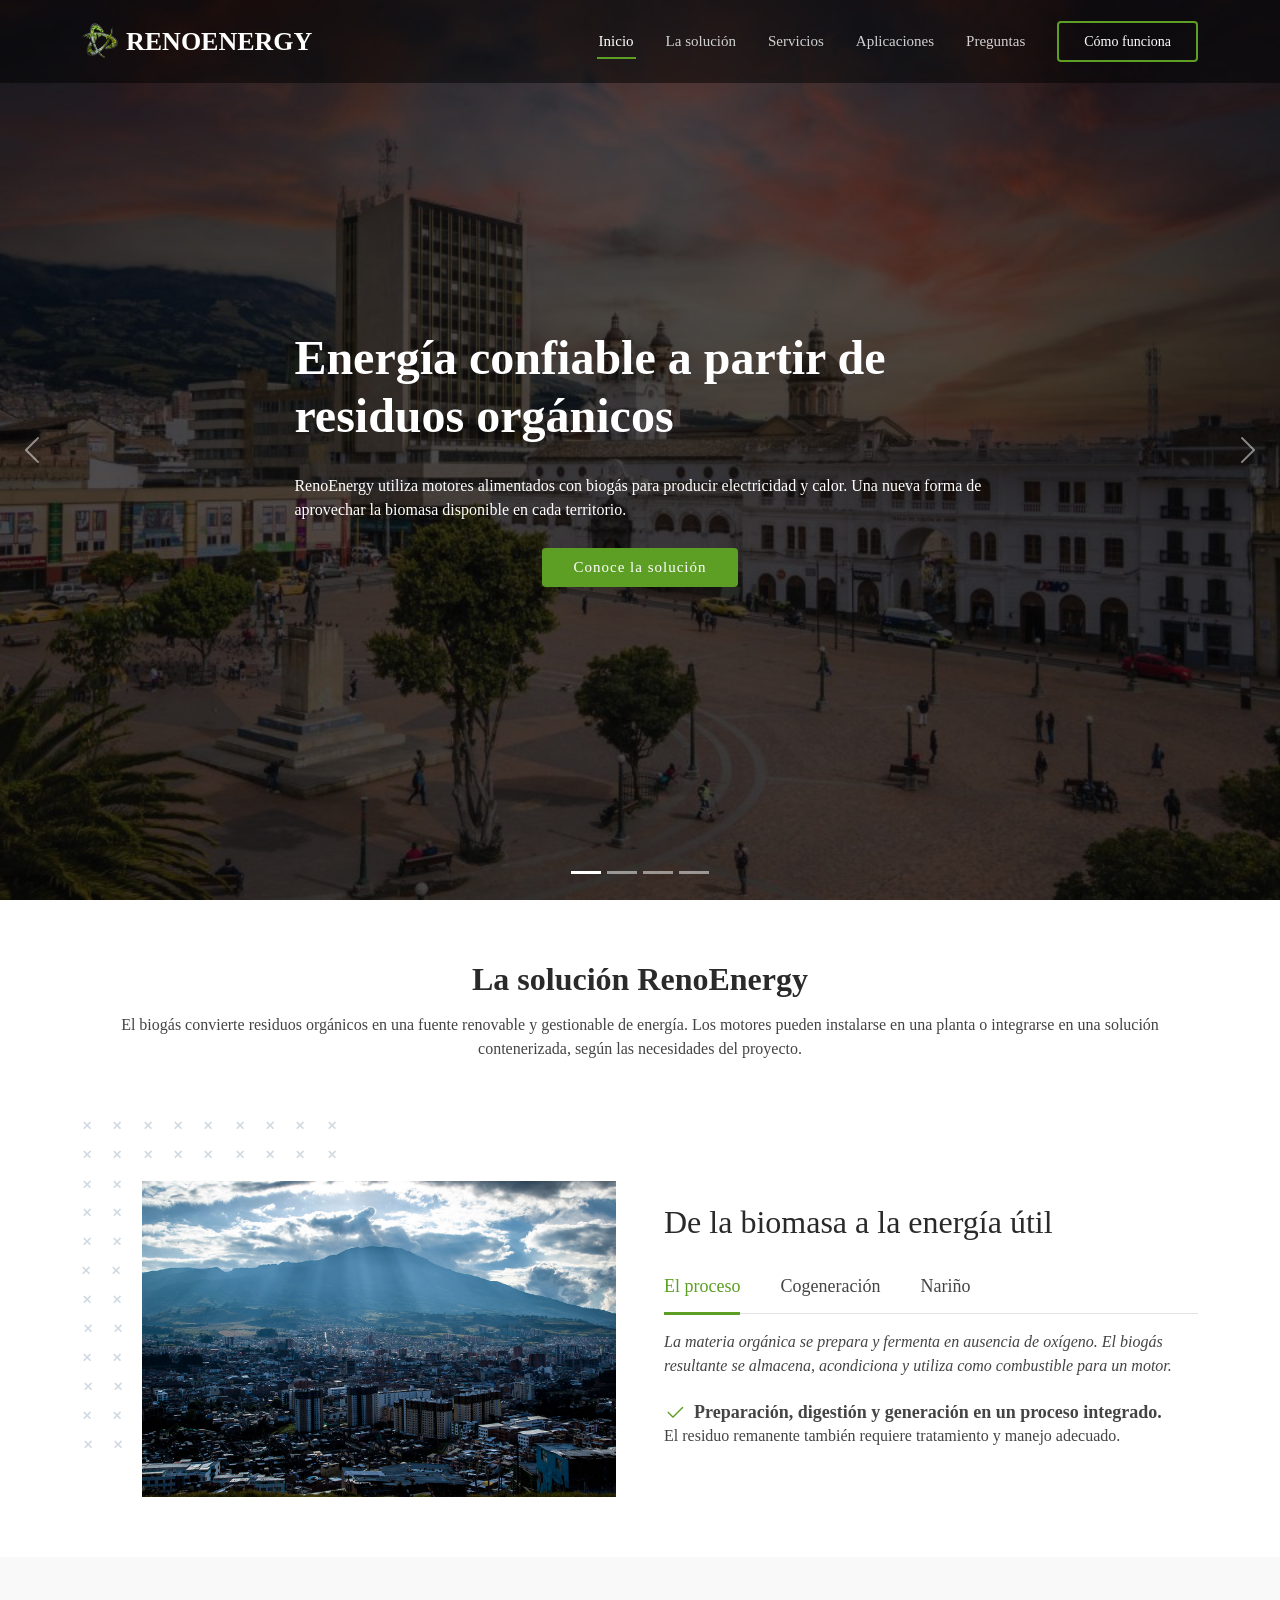
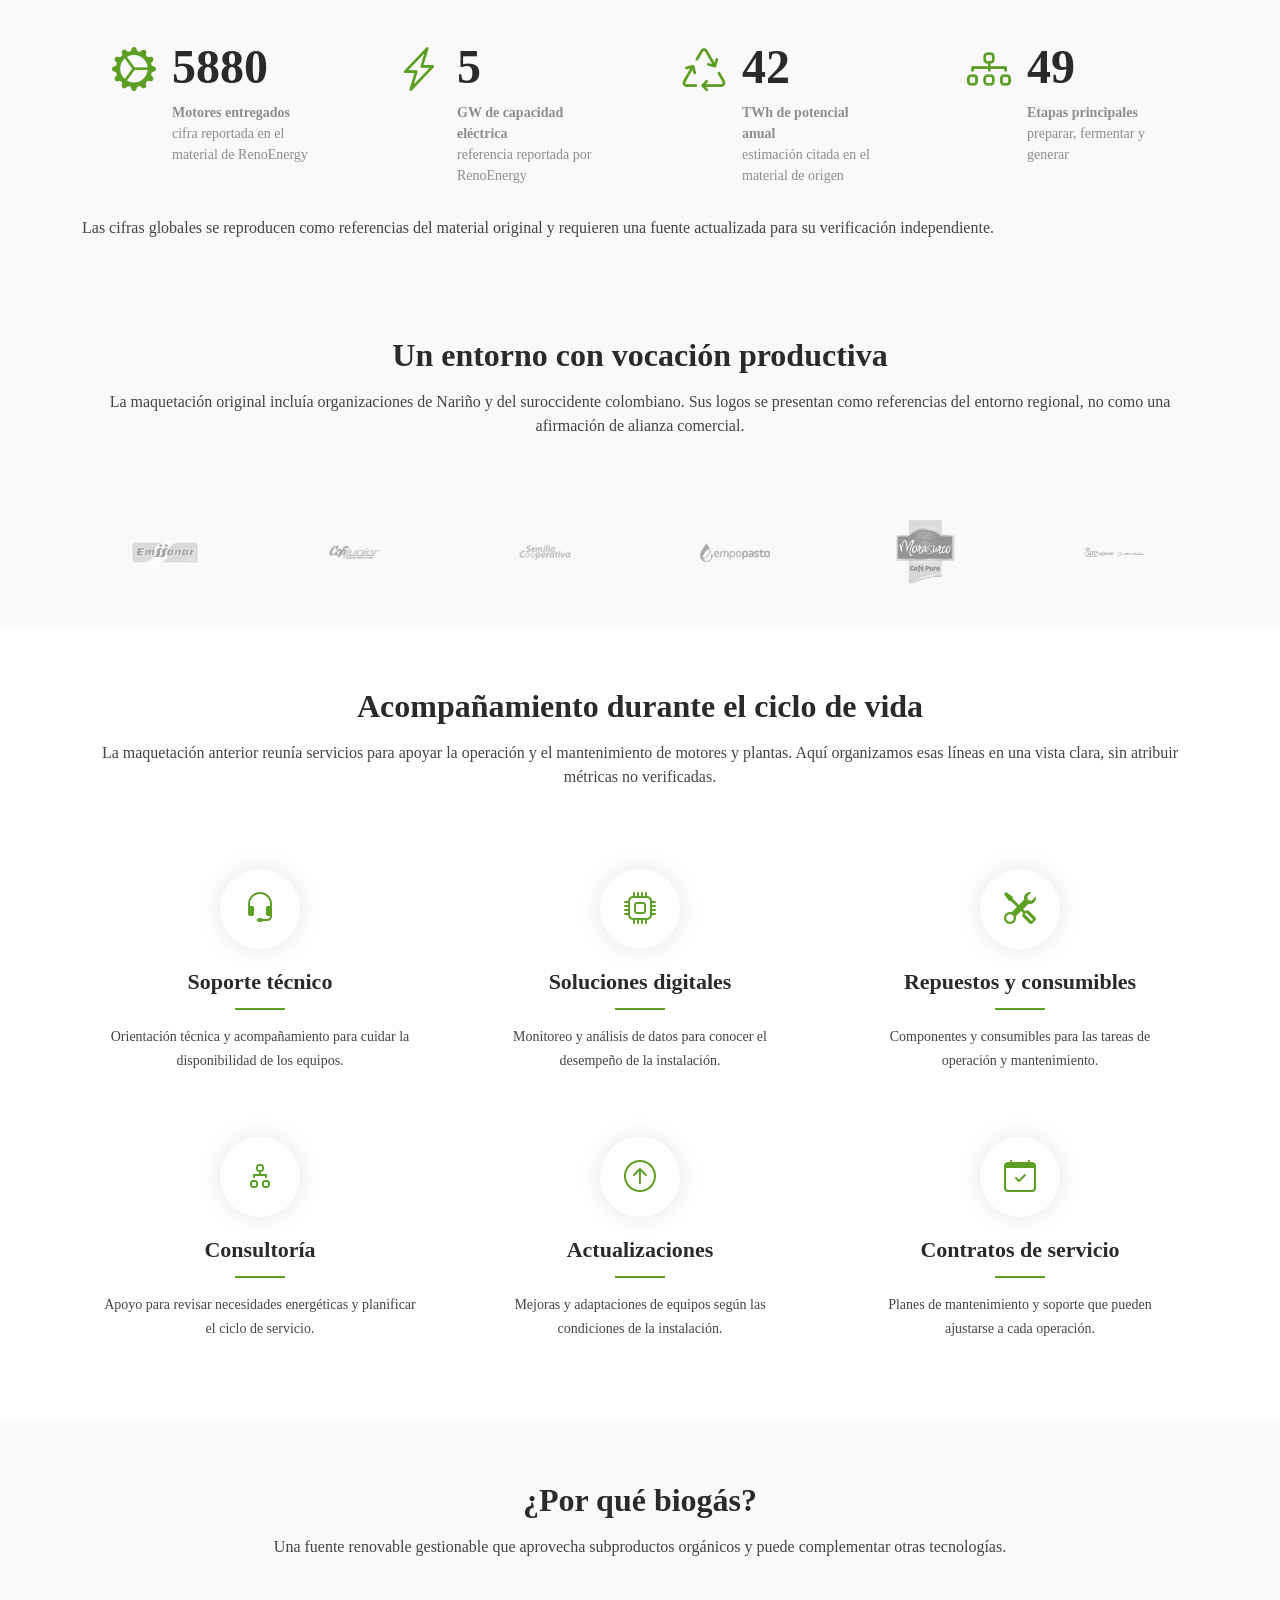
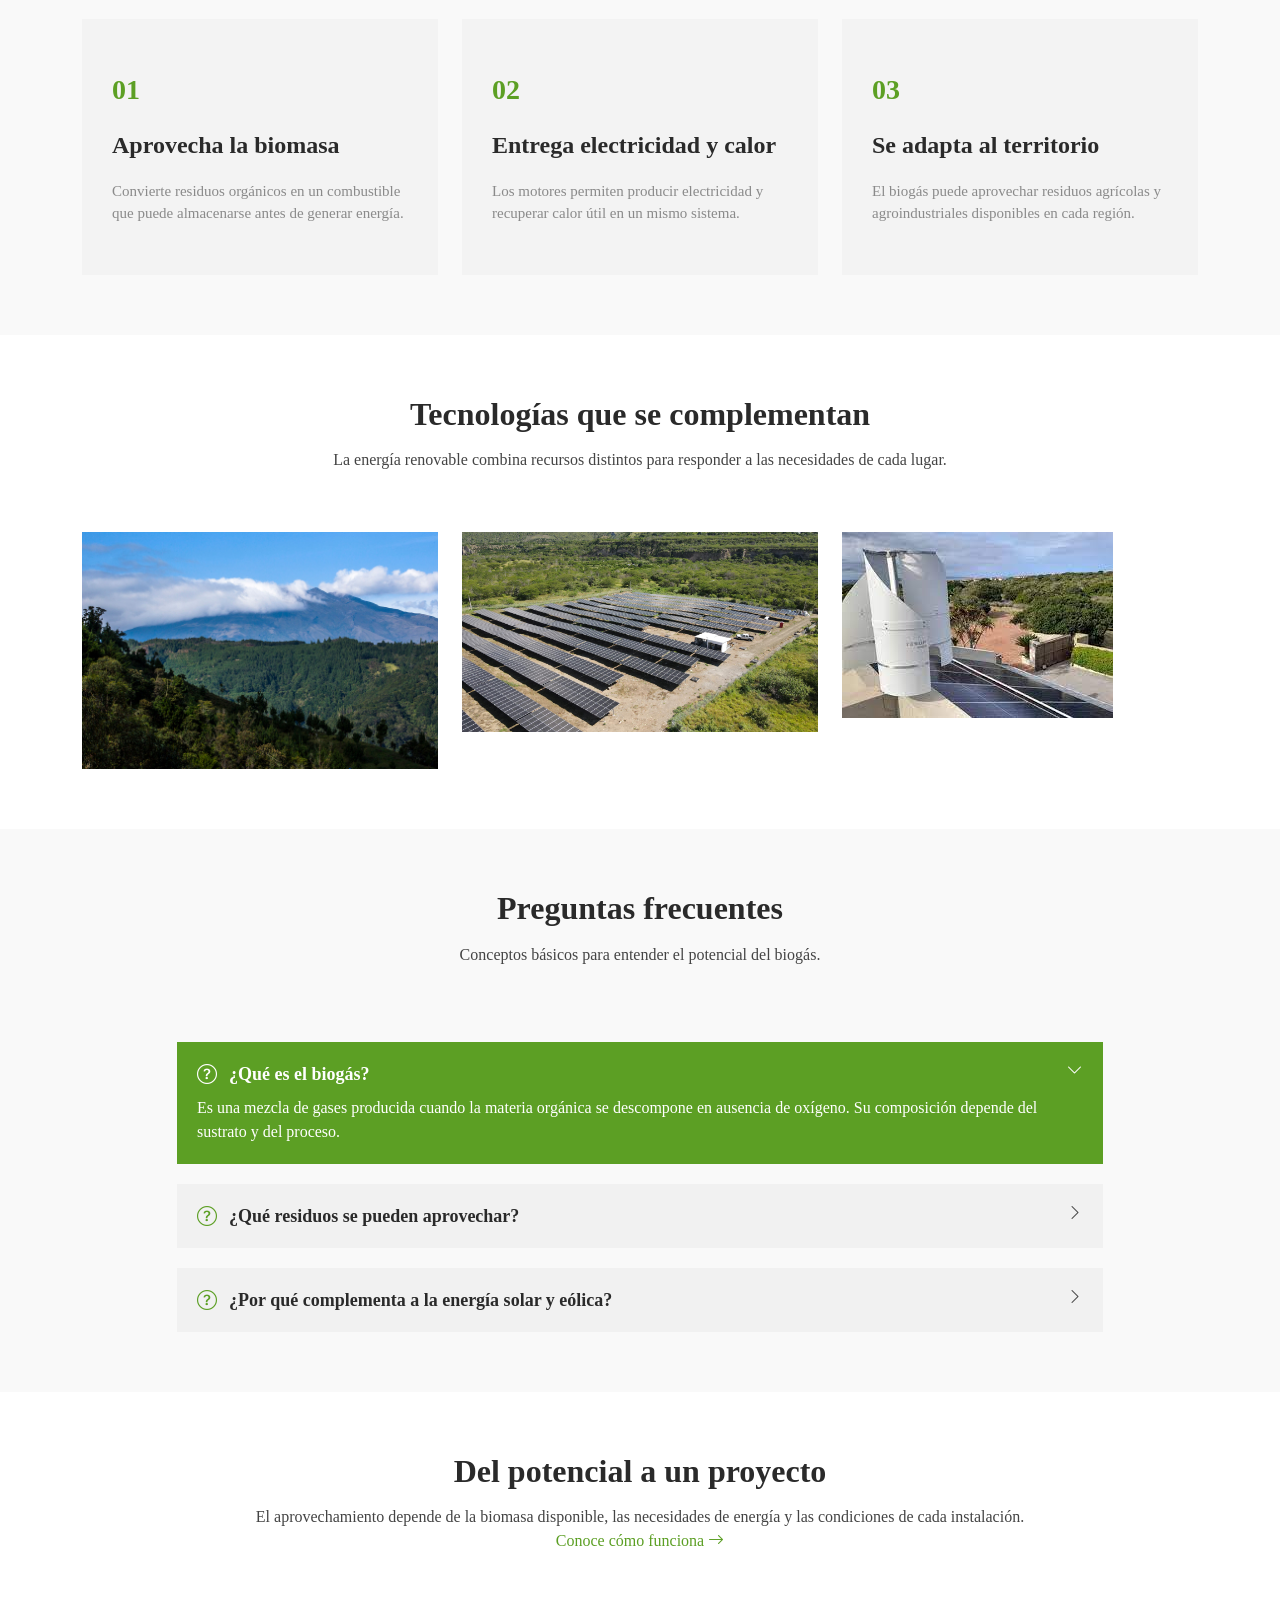
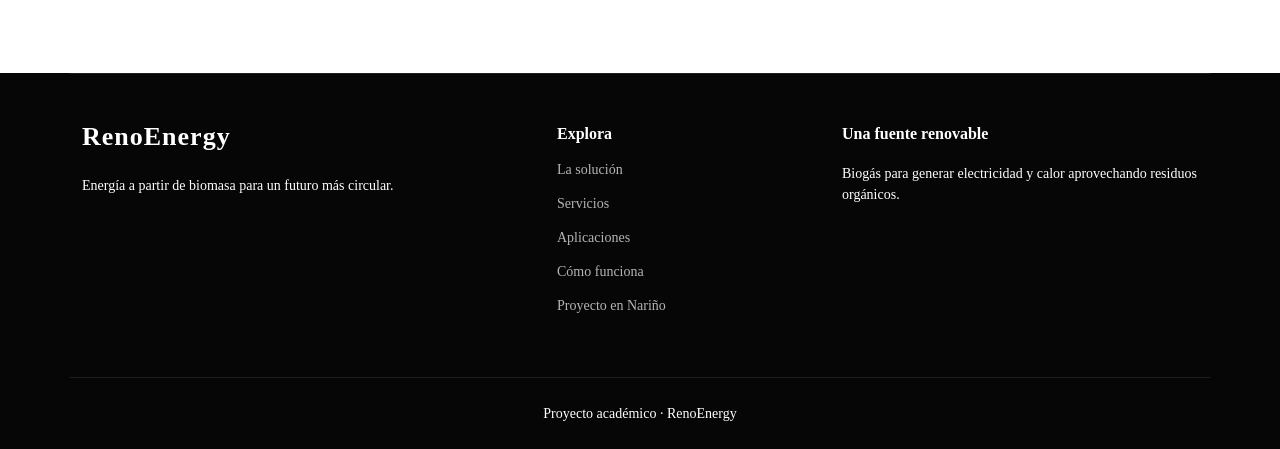
<file: sitio/index.html>
<!DOCTYPE html>
<html lang="es">
<head>
  <meta charset="utf-8">
  <meta name="viewport" content="width=device-width, initial-scale=1.0">
  <meta name="description" content="RenoEnergy: motores que convierten el biogás de residuos orgánicos en electricidad y calor.">
  <meta name="theme-color" content="#183d2c">
  <title>RenoEnergy | Energía renovable a partir de biogás</title>
  <link href="assets/img/favicon.png" rel="icon">
  <link href="assets/img/apple-touch-icon.png" rel="apple-touch-icon">
  <link href="https://fonts.googleapis.com" rel="preconnect">
  <link href="https://fonts.gstatic.com" rel="preconnect" crossorigin>
  <link href="https://fonts.googleapis.com/css2?family=Roboto:wght@300;400;500;700;900&family=Merriweather:wght@300;400;700;900&family=Playfair+Display:wght@400;500;600;700;800&display=swap" rel="stylesheet">
  <link href="assets/vendor/bootstrap/css/bootstrap.min.css" rel="stylesheet">
  <link href="assets/vendor/bootstrap-icons/bootstrap-icons.css" rel="stylesheet">
  <link href="assets/vendor/aos/aos.css" rel="stylesheet">
  <link href="assets/css/main.css" rel="stylesheet">
</head>
<body class="index-page">
  <header id="header" class="header d-flex align-items-center fixed-top">
    <div class="container-fluid container-xl position-relative d-flex align-items-center">
      <a href="index.html" class="logo d-flex align-items-center me-auto" aria-label="RenoEnergy, inicio">
        <img src="assets/img/logo.png" alt="">
        <h1 class="sitename">RenoEnergy</h1>
      </a>
      <nav id="navmenu" class="navmenu" aria-label="Navegación principal">
        <ul>
          <li><a href="#hero" class="active">Inicio</a></li>
          <li><a href="#about">La solución</a></li>
          <li><a href="#services">Servicios</a></li>
          <li><a href="#applications">Aplicaciones</a></li>
          <li><a href="#faq">Preguntas</a></li>
        </ul>
        <i class="mobile-nav-toggle d-xl-none bi bi-list" aria-label="Abrir menú"></i>
      </nav>
      <a class="btn-getstarted" href="proceso.html">Cómo funciona</a>
    </div>
  </header>

  <main class="main">
    <section id="hero" class="hero section dark-background">
      <div id="hero-carousel" class="carousel slide carousel-fade" data-bs-ride="carousel" data-bs-interval="6000">
        <div class="carousel-item active">
          <img src="assets/img/hero-carousel/hero-carousel-1.jpg" alt="Vista del centro de Pasto al atardecer">
          <div class="carousel-container">
            <h2>Energía confiable a partir de residuos orgánicos</h2>
            <p>RenoEnergy utiliza motores alimentados con biogás para producir electricidad y calor. Una nueva forma de aprovechar la biomasa disponible en cada territorio.</p>
            <a href="#about" class="btn-get-started">Conoce la solución</a>
          </div>
        </div>
        <div class="carousel-item">
          <img src="assets/img/hero-carousel/hero-carousel-2.jpg" alt="Paisaje verde de montaña en Nariño" loading="lazy">
          <div class="carousel-container">
            <h2>Los residuos también pueden generar valor</h2>
            <p>La digestión anaerobia transforma residuos agrícolas, ganaderos y agroindustriales en biogás, un combustible renovable que puede almacenarse y utilizarse cuando hace falta.</p>
            <a href="proceso.html" class="btn-get-started">Ver el proceso</a>
          </div>
        </div>
        <div class="carousel-item">
          <img src="assets/img/hero-carousel/hero-carousel-3.jpg" alt="Vista urbana de Pasto, Nariño" loading="lazy">
          <div class="carousel-container">
            <h2>Electricidad y calor en un mismo sistema</h2>
            <p>La generación combinada aprovecha el motor de biogás para producir energía eléctrica y recuperar calor útil para las operaciones.</p>
            <a href="#services" class="btn-get-started">Explora los servicios</a>
          </div>
        </div>
        <div class="carousel-item">
          <img src="assets/img/hero-carousel/hero-carousel-4.jpg" alt="Paisaje natural del departamento de Nariño" loading="lazy">
          <div class="carousel-container">
            <h2>Una oportunidad para la energía local</h2>
            <p>El caso de referencia en Nariño muestra el potencial de producir biogás a partir de un subproducto del aceite de palma.</p>
            <a href="proyecto-narino.html" class="btn-get-started">Conoce el caso</a>
          </div>
        </div>
        <a class="carousel-control-prev" href="#hero-carousel" role="button" data-bs-slide="prev" aria-label="Diapositiva anterior"><span class="carousel-control-prev-icon bi bi-chevron-left" aria-hidden="true"></span></a>
        <a class="carousel-control-next" href="#hero-carousel" role="button" data-bs-slide="next" aria-label="Diapositiva siguiente"><span class="carousel-control-next-icon bi bi-chevron-right" aria-hidden="true"></span></a>
        <ol class="carousel-indicators"></ol>
      </div>
    </section>

    <section id="about" class="about section">
      <div class="container section-title" data-aos="fade-up">
        <h2>La solución RenoEnergy</h2>
        <p>El biogás convierte residuos orgánicos en una fuente renovable y gestionable de energía. Los motores pueden instalarse en una planta o integrarse en una solución contenerizada, según las necesidades del proyecto.</p>
      </div>
      <div class="container" data-aos="fade-up">
        <div class="row g-4 g-lg-5 align-items-center" data-aos="fade-up" data-aos-delay="200">
          <div class="col-lg-6">
            <div class="about-img"><img src="assets/img/about.jpg" class="img-fluid" alt="Pasto y el paisaje andino de Nariño" loading="lazy"></div>
          </div>
          <div class="col-lg-6">
            <h3 class="pt-0 pt-lg-5">De la biomasa a la energía útil</h3>
            <ul class="nav nav-pills mb-3" role="tablist">
              <li><a class="nav-link active" data-bs-toggle="pill" href="#about-tab1" role="tab">El proceso</a></li>
              <li><a class="nav-link" data-bs-toggle="pill" href="#about-tab2" role="tab">Cogeneración</a></li>
              <li><a class="nav-link" data-bs-toggle="pill" href="#about-tab3" role="tab">Nariño</a></li>
            </ul>
            <div class="tab-content">
              <div class="tab-pane fade show active" id="about-tab1" role="tabpanel">
                <p class="fst-italic">La materia orgánica se prepara y fermenta en ausencia de oxígeno. El biogás resultante se almacena, acondiciona y utiliza como combustible para un motor.</p>
                <div class="d-flex align-items-center mt-4"><i class="bi bi-check2"></i><h4>Preparación, digestión y generación en un proceso integrado.</h4></div>
                <p>El residuo remanente también requiere tratamiento y manejo adecuado.</p>
              </div>
              <div class="tab-pane fade" id="about-tab2" role="tabpanel">
                <p class="fst-italic">La cogeneración produce electricidad y permite recuperar calor del motor para otros usos en la instalación.</p>
                <div class="d-flex align-items-center mt-4"><i class="bi bi-check2"></i><h4>Dos formas de energía a partir de un mismo combustible renovable.</h4></div>
                <p>El diseño depende del tipo y volumen de biomasa, así como de la demanda energética del sitio.</p>
              </div>
              <div class="tab-pane fade" id="about-tab3" role="tabpanel">
                <p class="fst-italic">La documentación de RenoEnergy destaca una planta en Nariño que produce biogás a partir de un subproducto de la industria del aceite de palma.</p>
                <div class="d-flex align-items-center mt-4"><i class="bi bi-check2"></i><h4>Un ejemplo de aprovechamiento de biomasa agroindustrial.</h4></div>
                <p><a href="proyecto-narino.html">Leer el resumen del caso <i class="bi bi-arrow-right"></i></a></p>
              </div>
            </div>
          </div>
        </div>
      </div>
    </section>

    <section id="stats" class="stats section light-background">
      <div class="container" data-aos="fade-up">
        <div class="row gy-4">
          <div class="col-lg-3 col-md-6"><div class="stats-item"><i class="bi bi-gear-wide-connected"></i><span data-purecounter-start="0" data-purecounter-end="6000" data-purecounter-duration="1" class="purecounter"></span><p><strong>Motores entregados</strong><br>cifra reportada en el material de RenoEnergy</p></div></div>
          <div class="col-lg-3 col-md-6"><div class="stats-item"><i class="bi bi-lightning-charge"></i><span data-purecounter-start="0" data-purecounter-end="5.5" data-purecounter-duration="1" class="purecounter">5,5</span><p><strong>GW de capacidad eléctrica</strong><br>referencia reportada por RenoEnergy</p></div></div>
          <div class="col-lg-3 col-md-6"><div class="stats-item"><i class="bi bi-recycle"></i><span data-purecounter-start="0" data-purecounter-end="44" data-purecounter-duration="1" class="purecounter"></span><p><strong>TWh de potencial anual</strong><br>estimación citada en el material de origen</p></div></div>
          <div class="col-lg-3 col-md-6"><div class="stats-item"><i class="bi bi-diagram-3"></i><span class="purecounter">3</span><p><strong>Etapas principales</strong><br>preparar, fermentar y generar</p></div></div>
        </div>
        <p class="stats-note">Las cifras globales se reproducen como referencias del material original y requieren una fuente actualizada para su verificación independiente.</p>
      </div>
    </section>

    <section id="region" class="clients section light-background">
      <div class="container section-title" data-aos="fade-up">
        <h2>Un entorno con vocación productiva</h2>
        <p>La maquetación original incluía organizaciones de Nariño y del suroccidente colombiano. Sus logos se presentan como referencias del entorno regional, no como una afirmación de alianza comercial.</p>
      </div>
      <div class="container" data-aos="fade-up" data-aos-delay="100">
        <div class="row gy-4 align-items-center">
          <div class="col-xl-2 col-md-4 col-6 client-logo"><img src="assets/img/clients/client-1.png" class="img-fluid" alt="Emssanar" loading="lazy"></div>
          <div class="col-xl-2 col-md-4 col-6 client-logo"><img src="assets/img/clients/client-2.png" class="img-fluid" alt="Cofunior" loading="lazy"></div>
          <div class="col-xl-2 col-md-4 col-6 client-logo"><img src="assets/img/clients/client-3.png" class="img-fluid" alt="Semilla Cooperativa" loading="lazy"></div>
          <div class="col-xl-2 col-md-4 col-6 client-logo"><img src="assets/img/clients/client-4.png" class="img-fluid" alt="Empopasto" loading="lazy"></div>
          <div class="col-xl-2 col-md-4 col-6 client-logo"><img src="assets/img/clients/client-5.png" class="img-fluid" alt="Morasurco Café Puro" loading="lazy"></div>
          <div class="col-xl-2 col-md-4 col-6 client-logo"><img src="assets/img/clients/client-6.png" class="img-fluid" alt="Duquer" loading="lazy"></div>
        </div>
      </div>
    </section>

    <section id="services" class="services section">
      <div class="container section-title" data-aos="fade-up">
        <h2>Acompañamiento durante el ciclo de vida</h2>
        <p>La maquetación anterior reunía servicios para apoyar la operación y el mantenimiento de motores y plantas. Aquí organizamos esas líneas en una vista clara, sin atribuir métricas no verificadas.</p>
      </div>
      <div class="container"><div class="row gy-4">
        <div class="col-lg-4 col-md-6" data-aos="fade-up"><div class="service-item position-relative"><div class="icon"><i class="bi bi-headset"></i></div><h3>Soporte técnico</h3><p>Orientación técnica y acompañamiento para cuidar la disponibilidad de los equipos.</p></div></div>
        <div class="col-lg-4 col-md-6" data-aos="fade-up" data-aos-delay="100"><div class="service-item position-relative"><div class="icon"><i class="bi bi-cpu"></i></div><h3>Soluciones digitales</h3><p>Monitoreo y análisis de datos para conocer el desempeño de la instalación.</p></div></div>
        <div class="col-lg-4 col-md-6" data-aos="fade-up" data-aos-delay="200"><div class="service-item position-relative"><div class="icon"><i class="bi bi-tools"></i></div><h3>Repuestos y consumibles</h3><p>Componentes y consumibles para las tareas de operación y mantenimiento.</p></div></div>
        <div class="col-lg-4 col-md-6" data-aos="fade-up"><div class="service-item position-relative"><div class="icon"><i class="bi bi-diagram-2"></i></div><h3>Consultoría</h3><p>Apoyo para revisar necesidades energéticas y planificar el ciclo de servicio.</p></div></div>
        <div class="col-lg-4 col-md-6" data-aos="fade-up" data-aos-delay="100"><div class="service-item position-relative"><div class="icon"><i class="bi bi-arrow-up-circle"></i></div><h3>Actualizaciones</h3><p>Mejoras y adaptaciones de equipos según las condiciones de la instalación.</p></div></div>
        <div class="col-lg-4 col-md-6" data-aos="fade-up" data-aos-delay="200"><div class="service-item position-relative"><div class="icon"><i class="bi bi-calendar-check"></i></div><h3>Contratos de servicio</h3><p>Planes de mantenimiento y soporte que pueden ajustarse a cada operación.</p></div></div>
      </div></div>
    </section>

    <section id="why-us" class="why-us section light-background">
      <div class="container section-title" data-aos="fade-up"><h2>¿Por qué biogás?</h2><p>Una fuente renovable gestionable que aprovecha subproductos orgánicos y puede complementar otras tecnologías.</p></div>
      <div class="container"><div class="row gy-4">
        <div class="col-lg-4" data-aos="fade-up"><div class="card-item"><span>01</span><h4><a href="proceso.html">Aprovecha la biomasa</a></h4><p>Convierte residuos orgánicos en un combustible que puede almacenarse antes de generar energía.</p></div></div>
        <div class="col-lg-4" data-aos="fade-up" data-aos-delay="100"><div class="card-item"><span>02</span><h4><a href="proceso.html">Entrega electricidad y calor</a></h4><p>Los motores permiten producir electricidad y recuperar calor útil en un mismo sistema.</p></div></div>
        <div class="col-lg-4" data-aos="fade-up" data-aos-delay="200"><div class="card-item"><span>03</span><h4><a href="proyecto-narino.html">Se adapta al territorio</a></h4><p>El biogás puede aprovechar residuos agrícolas y agroindustriales disponibles en cada región.</p></div></div>
      </div></div>
    </section>

    <section id="applications" class="portfolio section">
      <div class="container section-title" data-aos="fade-up"><h2>Tecnologías que se complementan</h2><p>La energía renovable combina recursos distintos para responder a las necesidades de cada lugar.</p></div>
      <div class="container"><div class="row gy-4">
        <div class="col-lg-4 col-md-6 portfolio-item"><img src="assets/img/hero-carousel/hero-carousel-2.jpg" class="img-fluid" alt="Paisaje rural de Nariño" loading="lazy"><div class="portfolio-info"><h4>Biogás</h4><p>Generación gestionable a partir de residuos orgánicos</p><a href="proyecto-narino.html" class="details-link" title="Ver caso de Nariño"><i class="bi bi-link-45deg"></i></a></div></div>
        <div class="col-lg-4 col-md-6 portfolio-item"><img src="assets/img/portfolio/app-1.jpg" class="img-fluid" alt="Instalación de paneles solares" loading="lazy"><div class="portfolio-info"><h4>Energía solar</h4><p>Generación renovable que depende de la radiación disponible</p><a href="proceso.html" class="details-link" title="Cómo se complementa el biogás"><i class="bi bi-link-45deg"></i></a></div></div>
        <div class="col-lg-4 col-md-6 portfolio-item"><img src="assets/img/portfolio/product-1.jpg" class="img-fluid" alt="Sistema de generación renovable con paneles y aerogenerador" loading="lazy"><div class="portfolio-info"><h4>Energía eólica</h4><p>Una fuente variable que puede complementarse con biogás</p><a href="proceso.html" class="details-link" title="Cómo se complementa el biogás"><i class="bi bi-link-45deg"></i></a></div></div>
      </div></div>
    </section>

    <section id="faq" class="faq section light-background">
      <div class="container section-title" data-aos="fade-up"><h2>Preguntas frecuentes</h2><p>Conceptos básicos para entender el potencial del biogás.</p></div>
      <div class="container"><div class="row justify-content-center"><div class="col-lg-10">
        <div class="faq-container">
          <div class="faq-item faq-active"><i class="faq-icon bi bi-question-circle"></i><h3>¿Qué es el biogás?</h3><div class="faq-content"><p>Es una mezcla de gases producida cuando la materia orgánica se descompone en ausencia de oxígeno. Su composición depende del sustrato y del proceso.</p></div><i class="faq-toggle bi bi-chevron-right"></i></div>
          <div class="faq-item"><i class="faq-icon bi bi-question-circle"></i><h3>¿Qué residuos se pueden aprovechar?</h3><div class="faq-content"><p>Según el diseño de la planta, pueden utilizarse residuos agrícolas, estiércol, lodos y subproductos de la industria alimentaria.</p></div><i class="faq-toggle bi bi-chevron-right"></i></div>
          <div class="faq-item"><i class="faq-icon bi bi-question-circle"></i><h3>¿Por qué complementa a la energía solar y eólica?</h3><div class="faq-content"><p>El biogás puede almacenarse antes de usarse, mientras que la generación solar y eólica varía con las condiciones del clima.</p></div><i class="faq-toggle bi bi-chevron-right"></i></div>
        </div>
      </div></div></div>
    </section>

    <section id="contact" class="contact section">
      <div class="container"><div class="section-title" data-aos="fade-up"><h2>Del potencial a un proyecto</h2><p>El aprovechamiento depende de la biomasa disponible, las necesidades de energía y las condiciones de cada instalación.</p><a class="btn-get-started" href="proceso.html">Conoce cómo funciona <i class="bi bi-arrow-right"></i></a></div></div>
    </section>
  </main>

  <footer id="footer" class="footer dark-background">
    <div class="container footer-top"><div class="row gy-4">
      <div class="col-lg-5 col-md-6 footer-about"><a href="index.html" class="logo d-flex align-items-center"><span class="sitename">RenoEnergy</span></a><p class="mt-3">Energía a partir de biomasa para un futuro más circular.</p></div>
      <div class="col-lg-3 col-md-6 footer-links"><h4>Explora</h4><ul><li><a href="#about">La solución</a></li><li><a href="#services">Servicios</a></li><li><a href="#applications">Aplicaciones</a></li><li><a href="proceso.html">Cómo funciona</a></li><li><a href="proyecto-narino.html">Proyecto en Nariño</a></li></ul></div>
      <div class="col-lg-4 col-md-6 footer-links"><h4>Una fuente renovable</h4><p>Biogás para generar electricidad y calor aprovechando residuos orgánicos.</p></div>
    </div></div>
    <div class="container copyright text-center mt-4"><p>Proyecto académico · RenoEnergy</p></div>
  </footer>
  <a href="#" id="scroll-top" class="scroll-top d-flex align-items-center justify-content-center" aria-label="Volver arriba"><i class="bi bi-arrow-up-short"></i></a>
  <div id="preloader"></div>
  <script src="assets/vendor/bootstrap/js/bootstrap.bundle.min.js"></script>
  <script src="assets/vendor/aos/aos.js"></script>
  <script src="assets/vendor/purecounter/purecounter_vanilla.js"></script>
  <script src="assets/vendor/glightbox/js/glightbox.min.js"></script>
  <script src="assets/js/main.js"></script>
</body>
</html>
</file>
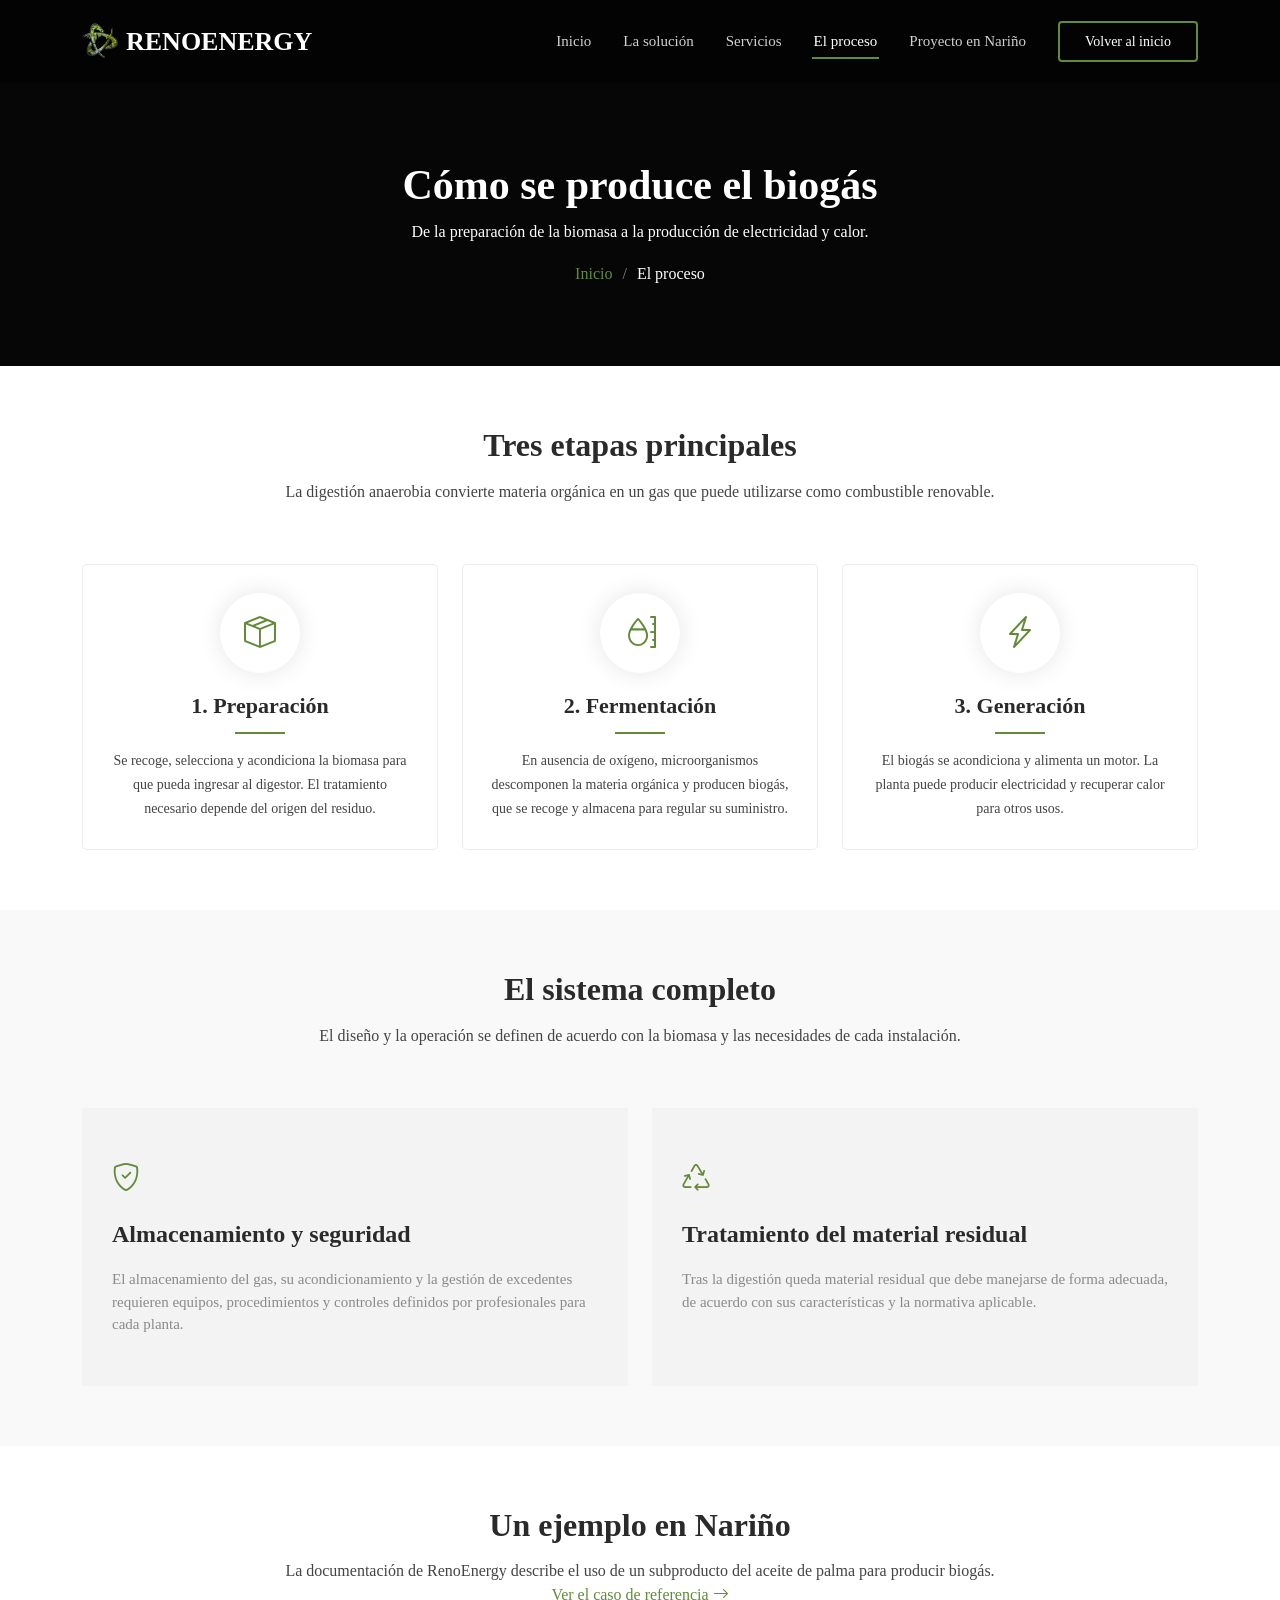
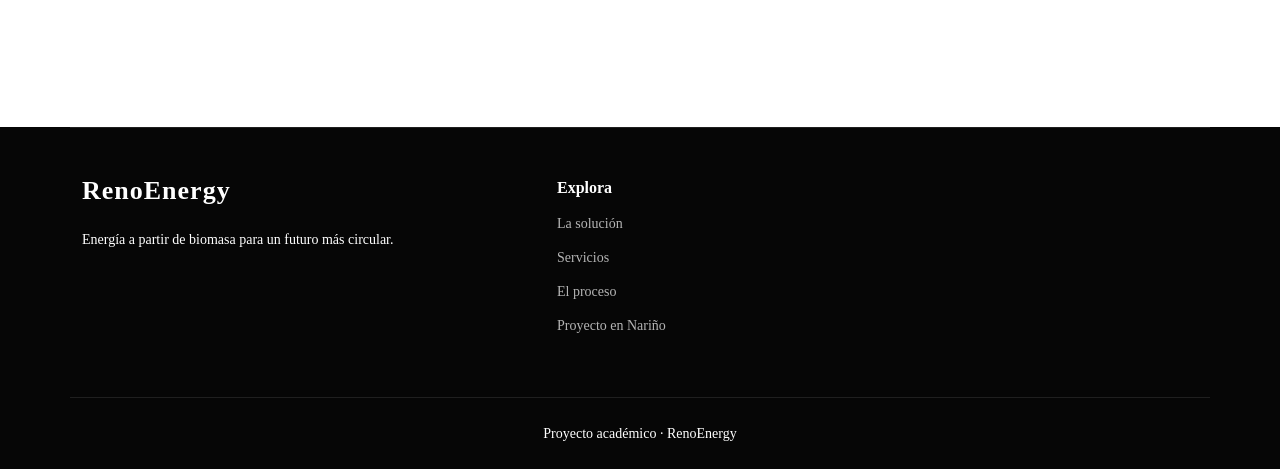
<file: sitio/proceso.html>
<!DOCTYPE html>
<html lang="es">
<head>
  <meta charset="utf-8">
  <meta name="viewport" content="width=device-width, initial-scale=1.0">
  <meta name="description" content="Las etapas de producción de biogás y su uso para generar electricidad y calor.">
  <meta name="theme-color" content="#183d2c">
  <title>Cómo funciona el biogás | RenoEnergy</title>
  <link href="assets/img/favicon.png" rel="icon">
  <link href="assets/img/apple-touch-icon.png" rel="apple-touch-icon">
  <link href="https://fonts.googleapis.com" rel="preconnect">
  <link href="https://fonts.gstatic.com" rel="preconnect" crossorigin>
  <link href="https://fonts.googleapis.com/css2?family=Roboto:wght@300;400;500;700;900&family=Merriweather:wght@300;400;700;900&family=Playfair+Display:wght@400;500;600;700;800&display=swap" rel="stylesheet">
  <link href="assets/vendor/bootstrap/css/bootstrap.min.css" rel="stylesheet">
  <link href="assets/vendor/bootstrap-icons/bootstrap-icons.css" rel="stylesheet">
  <link href="assets/vendor/aos/aos.css" rel="stylesheet">
  <link href="assets/css/main.css" rel="stylesheet">
  <link href="assets/css/reno.css" rel="stylesheet">
</head>
<body class="portfolio-details-page">
  <header id="header" class="header d-flex align-items-center fixed-top">
    <div class="container-fluid container-xl position-relative d-flex align-items-center">
      <a href="index.html" class="logo d-flex align-items-center me-auto"><img src="assets/img/logo.png" alt=""><h1 class="sitename">RenoEnergy</h1></a>
      <nav id="navmenu" class="navmenu" aria-label="Navegación principal">
        <ul><li><a href="index.html#hero">Inicio</a></li><li><a href="index.html#about">La solución</a></li><li><a href="index.html#services">Servicios</a></li><li><a href="proceso.html" class="active" aria-current="page">El proceso</a></li><li><a href="proyecto-narino.html">Proyecto en Nariño</a></li></ul>
        <i class="mobile-nav-toggle d-xl-none bi bi-list" aria-label="Abrir menú"></i>
      </nav>
      <a class="btn-getstarted" href="index.html">Volver al inicio</a>
    </div>
  </header>
  <main class="main">
    <div class="page-title dark-background"><div class="container position-relative"><h1>Cómo se produce el biogás</h1><p>De la preparación de la biomasa a la producción de electricidad y calor.</p><nav class="breadcrumbs" aria-label="Ruta"><ol><li><a href="index.html">Inicio</a></li><li class="current">El proceso</li></ol></nav></div></div>
    <section class="services section"><div class="container section-title" data-aos="fade-up"><h2>Tres etapas principales</h2><p>La digestión anaerobia convierte materia orgánica en un gas que puede utilizarse como combustible renovable.</p></div>
      <div class="container"><div class="row gy-4">
        <div class="col-lg-4 col-md-6" data-aos="fade-up"><article class="service-item"><div class="icon"><i class="bi bi-box-seam"></i></div><h3>1. Preparación</h3><p>Se recoge, selecciona y acondiciona la biomasa para que pueda ingresar al digestor. El tratamiento necesario depende del origen del residuo.</p></article></div>
        <div class="col-lg-4 col-md-6" data-aos="fade-up" data-aos-delay="100"><article class="service-item"><div class="icon"><i class="bi bi-moisture"></i></div><h3>2. Fermentación</h3><p>En ausencia de oxígeno, microorganismos descomponen la materia orgánica y producen biogás, que se recoge y almacena para regular su suministro.</p></article></div>
        <div class="col-lg-4 col-md-6" data-aos="fade-up" data-aos-delay="200"><article class="service-item"><div class="icon"><i class="bi bi-lightning-charge"></i></div><h3>3. Generación</h3><p>El biogás se acondiciona y alimenta un motor. La planta puede producir electricidad y recuperar calor para otros usos.</p></article></div>
      </div></div>
    </section>
    <section class="why-us section light-background"><div class="container section-title" data-aos="fade-up"><h2>El sistema completo</h2><p>El diseño y la operación se definen de acuerdo con la biomasa y las necesidades de cada instalación.</p></div>
      <div class="container"><div class="row gy-4">
        <div class="col-lg-6" data-aos="fade-up"><div class="card-item"><span><i class="bi bi-shield-check"></i></span><h4>Almacenamiento y seguridad</h4><p>El almacenamiento del gas, su acondicionamiento y la gestión de excedentes requieren equipos, procedimientos y controles definidos por profesionales para cada planta.</p></div></div>
        <div class="col-lg-6" data-aos="fade-up" data-aos-delay="100"><div class="card-item"><span><i class="bi bi-recycle"></i></span><h4>Tratamiento del material residual</h4><p>Tras la digestión queda material residual que debe manejarse de forma adecuada, de acuerdo con sus características y la normativa aplicable.</p></div></div>
      </div></div>
    </section>
    <section class="contact section"><div class="container section-title" data-aos="fade-up"><h2>Un ejemplo en Nariño</h2><p>La documentación de RenoEnergy describe el uso de un subproducto del aceite de palma para producir biogás.</p><a class="btn-get-started" href="proyecto-narino.html">Ver el caso de referencia <i class="bi bi-arrow-right"></i></a></div></section>
  </main>
  <footer id="footer" class="footer dark-background"><div class="container footer-top"><div class="row gy-4"><div class="col-lg-5 col-md-6 footer-about"><a href="index.html" class="logo d-flex align-items-center"><span class="sitename">RenoEnergy</span></a><p class="mt-3">Energía a partir de biomasa para un futuro más circular.</p></div><div class="col-lg-3 col-md-6 footer-links"><h4>Explora</h4><ul><li><a href="index.html#about">La solución</a></li><li><a href="index.html#services">Servicios</a></li><li><a href="proceso.html">El proceso</a></li><li><a href="proyecto-narino.html">Proyecto en Nariño</a></li></ul></div></div></div><div class="container copyright text-center mt-4"><p>Proyecto académico · RenoEnergy</p></div></footer>
  <a href="#" id="scroll-top" class="scroll-top d-flex align-items-center justify-content-center" aria-label="Volver arriba"><i class="bi bi-arrow-up-short"></i></a><div id="preloader"></div>
  <script src="assets/vendor/bootstrap/js/bootstrap.bundle.min.js"></script>
  <script src="assets/vendor/aos/aos.js"></script>
  <script src="assets/vendor/purecounter/purecounter_vanilla.js"></script>
  <script src="assets/vendor/glightbox/js/glightbox.min.js"></script>
  <script src="assets/js/main.js"></script>
</body>
</html>
</file>
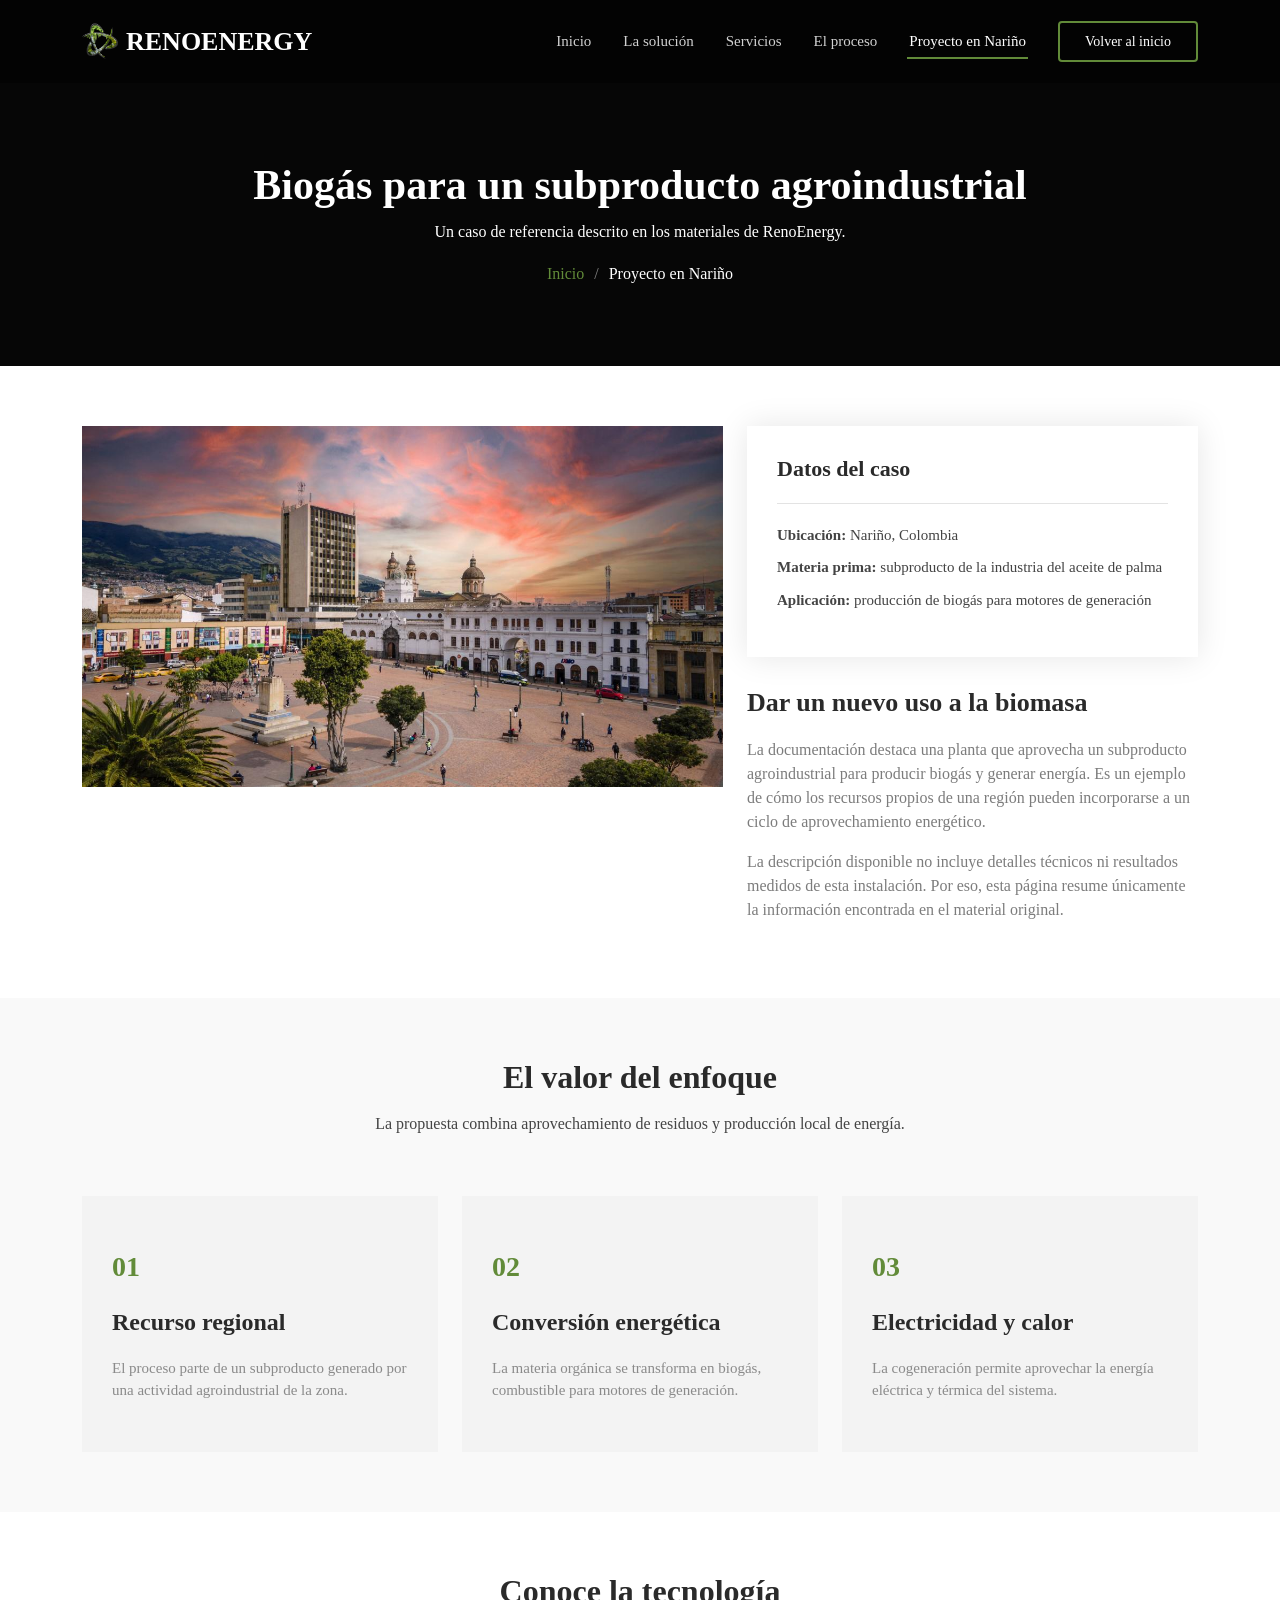
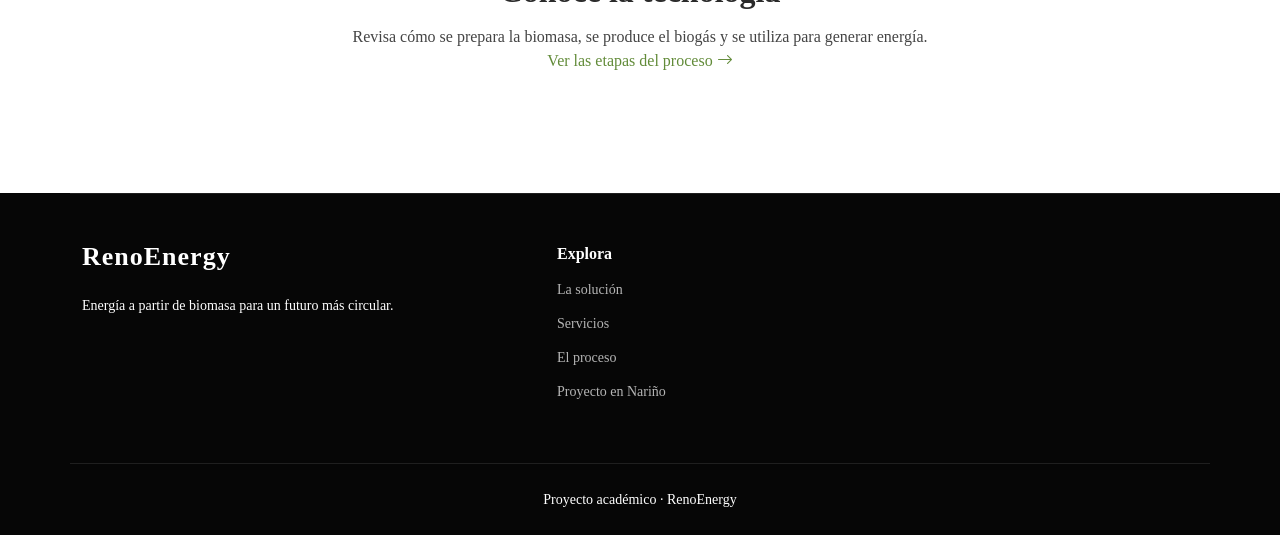
<file: sitio/proyecto-narino.html>
<!DOCTYPE html>
<html lang="es">
<head>
  <meta charset="utf-8">
  <meta name="viewport" content="width=device-width, initial-scale=1.0">
  <meta name="description" content="Caso de referencia RenoEnergy en Nariño: biogás producido a partir de un subproducto del aceite de palma.">
  <meta name="theme-color" content="#183d2c">
  <title>Proyecto en Nariño | RenoEnergy</title>
  <link href="assets/img/favicon.png" rel="icon">
  <link href="assets/img/apple-touch-icon.png" rel="apple-touch-icon">
  <link href="https://fonts.googleapis.com" rel="preconnect">
  <link href="https://fonts.gstatic.com" rel="preconnect" crossorigin>
  <link href="https://fonts.googleapis.com/css2?family=Roboto:wght@300;400;500;700;900&family=Merriweather:wght@300;400;700;900&family=Playfair+Display:wght@400;500;600;700;800&display=swap" rel="stylesheet">
  <link href="assets/vendor/bootstrap/css/bootstrap.min.css" rel="stylesheet">
  <link href="assets/vendor/bootstrap-icons/bootstrap-icons.css" rel="stylesheet">
  <link href="assets/vendor/aos/aos.css" rel="stylesheet">
  <link href="assets/css/main.css" rel="stylesheet">
  <link href="assets/css/reno.css" rel="stylesheet">
</head>
<body class="portfolio-details-page">
  <header id="header" class="header d-flex align-items-center fixed-top">
    <div class="container-fluid container-xl position-relative d-flex align-items-center">
      <a href="index.html" class="logo d-flex align-items-center me-auto"><img src="assets/img/logo.png" alt=""><h1 class="sitename">RenoEnergy</h1></a>
      <nav id="navmenu" class="navmenu" aria-label="Navegación principal">
        <ul><li><a href="index.html#hero">Inicio</a></li><li><a href="index.html#about">La solución</a></li><li><a href="index.html#services">Servicios</a></li><li><a href="proceso.html">El proceso</a></li><li><a href="proyecto-narino.html" class="active" aria-current="page">Proyecto en Nariño</a></li></ul>
        <i class="mobile-nav-toggle d-xl-none bi bi-list" aria-label="Abrir menú"></i>
      </nav>
      <a class="btn-getstarted" href="index.html">Volver al inicio</a>
    </div>
  </header>
  <main class="main">
    <div class="page-title dark-background"><div class="container position-relative"><h1>Biogás para un subproducto agroindustrial</h1><p>Un caso de referencia descrito en los materiales de RenoEnergy.</p><nav class="breadcrumbs" aria-label="Ruta"><ol><li><a href="index.html">Inicio</a></li><li class="current">Proyecto en Nariño</li></ol></nav></div></div>
    <section class="portfolio-details section"><div class="container" data-aos="fade-up"><div class="row gy-4 align-items-start">
      <div class="col-lg-7"><div class="portfolio-details-slider"><img src="assets/img/hero-carousel/hero-carousel-1.jpg" class="img-fluid" alt="Centro de Pasto, Nariño" loading="lazy"></div></div>
      <div class="col-lg-5"><div class="portfolio-info" data-aos="fade-up" data-aos-delay="100"><h3>Datos del caso</h3><ul><li><strong>Ubicación:</strong> Nariño, Colombia</li><li><strong>Materia prima:</strong> subproducto de la industria del aceite de palma</li><li><strong>Aplicación:</strong> producción de biogás para motores de generación</li></ul></div><div class="portfolio-description" data-aos="fade-up" data-aos-delay="200"><h2>Dar un nuevo uso a la biomasa</h2><p>La documentación destaca una planta que aprovecha un subproducto agroindustrial para producir biogás y generar energía. Es un ejemplo de cómo los recursos propios de una región pueden incorporarse a un ciclo de aprovechamiento energético.</p><p>La descripción disponible no incluye detalles técnicos ni resultados medidos de esta instalación. Por eso, esta página resume únicamente la información encontrada en el material original.</p></div></div>
    </div></div></section>
    <section class="why-us section light-background"><div class="container section-title" data-aos="fade-up"><h2>El valor del enfoque</h2><p>La propuesta combina aprovechamiento de residuos y producción local de energía.</p></div><div class="container"><div class="row gy-4"><div class="col-lg-4" data-aos="fade-up"><div class="card-item"><span>01</span><h4>Recurso regional</h4><p>El proceso parte de un subproducto generado por una actividad agroindustrial de la zona.</p></div></div><div class="col-lg-4" data-aos="fade-up" data-aos-delay="100"><div class="card-item"><span>02</span><h4>Conversión energética</h4><p>La materia orgánica se transforma en biogás, combustible para motores de generación.</p></div></div><div class="col-lg-4" data-aos="fade-up" data-aos-delay="200"><div class="card-item"><span>03</span><h4>Electricidad y calor</h4><p>La cogeneración permite aprovechar la energía eléctrica y térmica del sistema.</p></div></div></div></div></section>
    <section class="contact section"><div class="container section-title" data-aos="fade-up"><h2>Conoce la tecnología</h2><p>Revisa cómo se prepara la biomasa, se produce el biogás y se utiliza para generar energía.</p><a class="btn-get-started" href="proceso.html">Ver las etapas del proceso <i class="bi bi-arrow-right"></i></a></div></section>
  </main>
  <footer id="footer" class="footer dark-background"><div class="container footer-top"><div class="row gy-4"><div class="col-lg-5 col-md-6 footer-about"><a href="index.html" class="logo d-flex align-items-center"><span class="sitename">RenoEnergy</span></a><p class="mt-3">Energía a partir de biomasa para un futuro más circular.</p></div><div class="col-lg-3 col-md-6 footer-links"><h4>Explora</h4><ul><li><a href="index.html#about">La solución</a></li><li><a href="index.html#services">Servicios</a></li><li><a href="proceso.html">El proceso</a></li><li><a href="proyecto-narino.html">Proyecto en Nariño</a></li></ul></div></div></div><div class="container copyright text-center mt-4"><p>Proyecto académico · RenoEnergy</p></div></footer>
  <a href="#" id="scroll-top" class="scroll-top d-flex align-items-center justify-content-center" aria-label="Volver arriba"><i class="bi bi-arrow-up-short"></i></a><div id="preloader"></div>
  <script src="assets/vendor/bootstrap/js/bootstrap.bundle.min.js"></script>
  <script src="assets/vendor/aos/aos.js"></script>
  <script src="assets/vendor/purecounter/purecounter_vanilla.js"></script>
  <script src="assets/vendor/glightbox/js/glightbox.min.js"></script>
  <script src="assets/js/main.js"></script>
</body>
</html>
</file>
<file: sitio/assets/css/main.css>
/**

:root {
  --default-font: "Roboto",  system-ui, -apple-system, "Segoe UI", Roboto, "Helvetica Neue", Arial, "Noto Sans", "Liberation Sans", sans-serif, "Apple Color Emoji", "Segoe UI Emoji", "Segoe UI Symbol", "Noto Color Emoji";
  --heading-font: "Playfair Display",  sans-serif;
  --nav-font: "Merriweather",  sans-serif;
}

/* Global Colors - The following color variables are used throughout the website. Updating them here will change the color scheme of the entire website */
:root { 
  --background-color: #ffffff; /* Background color for the entire website, including individual sections */
  --default-color: #444444; /* Default color used for the majority of the text content across the entire website */
  --heading-color: #2a2a2a; /* Color for headings, subheadings and title throughout the website */
  --accent-color: #5c9f24; /* Accent color that represents your brand on the website. It's used for buttons, links, and other elements that need to stand out */
  --surface-color: #ffffff; /* The surface color is used as a background of boxed elements within sections, such as cards, icon boxes, or other elements that require a visual separation from the global background. */
  --contrast-color: #ffffff; /* Contrast color for text, ensuring readability against backgrounds of accent, heading, or default colors. */
}

/* Nav Menu Colors - The following color variables are used specifically for the navigation menu. They are separate from the global colors to allow for more customization options */
:root {
  --nav-color: #d1d1d1;  /* The default color of the main navmenu links */
  --nav-hover-color: #ffffff; /* Applied to main navmenu links when they are hovered over or active */
  --nav-mobile-background-color: #ffffff; /* Used as the background color for mobile navigation menu */
  --nav-dropdown-background-color: #ffffff; /* Used as the background color for dropdown items that appear when hovering over primary navigation items */
  --nav-dropdown-color: #444444; /* Used for navigation links of the dropdown items in the navigation menu. */
  --nav-dropdown-hover-color: #5c9f24; /* Similar to --nav-hover-color, this color is applied to dropdown navigation links when they are hovered over. */
}

/* Color Presets - These classes override global colors when applied to any section or element, providing reuse of the sam color scheme. */

.light-background {
  --background-color: #f9f9f9;
  --surface-color: #ffffff;
}

.dark-background {
  --background-color: #060606;
  --default-color: #ffffff;
  --heading-color: #ffffff;
  --surface-color: #252525;
  --contrast-color: #ffffff;
}

/* Smooth scroll */
:root {
  scroll-behavior: smooth;
}

/*--------------------------------------------------------------
# General Styling & Shared Classes
--------------------------------------------------------------*/
body {
  color: var(--default-color);
  background-color: var(--background-color);
  font-family: var(--default-font);
}

a {
  color: var(--accent-color);
  text-decoration: none;
  transition: 0.3s;
}

a:hover {
  color: color-mix(in srgb, var(--accent-color), transparent 25%);
  text-decoration: none;
}

h1,
h2,
h3,
h4,
h5,
h6 {
  color: var(--heading-color);
  font-family: var(--heading-font);
}

/* PHP Email Form Messages
------------------------------*/
.php-email-form .error-message {
  display: none;
  background: #df1529;
  color: #ffffff;
  text-align: left;
  padding: 15px;
  margin-bottom: 24px;
  font-weight: 600;
}

.php-email-form .sent-message {
  display: none;
  color: #ffffff;
  background: #059652;
  text-align: center;
  padding: 15px;
  margin-bottom: 24px;
  font-weight: 600;
}

.php-email-form .loading {
  display: none;
  background: var(--surface-color);
  text-align: center;
  padding: 15px;
  margin-bottom: 24px;
}

.php-email-form .loading:before {
  content: "";
  display: inline-block;
  border-radius: 50%;
  width: 24px;
  height: 24px;
  margin: 0 10px -6px 0;
  border: 3px solid var(--accent-color);
  border-top-color: var(--surface-color);
  animation: php-email-form-loading 1s linear infinite;
}

@keyframes php-email-form-loading {
  0% {
    transform: rotate(0deg);
  }

  100% {
    transform: rotate(360deg);
  }
}

/*--------------------------------------------------------------
# Global Header
--------------------------------------------------------------*/
.header {
  --background-color: rgba(0, 0, 0, 0.5);
  --default-color: #ffffff;
  --heading-color: #ffffff;
  color: var(--default-color);
  background-color: var(--background-color);
  padding: 15px 0;
  transition: all 0.5s;
  z-index: 997;
}

.header .logo {
  line-height: 1;
}

.header .logo img {
  max-height: 36px;
  margin-right: 8px;
}

.header .logo h1 {
  font-size: 26px;
  margin: 0;
  font-weight: 700;
  color: var(--heading-color);
  text-transform: uppercase;
}

.header .btn-getstarted,
.header .btn-getstarted:focus {
  color: var(--contrast-color);
  font-size: 14px;
  padding: 8px 25px;
  margin: 0 0 0 30px;
  border-radius: 4px;
  transition: 0.3s;
  border: 2px solid var(--accent-color);
}

.header .btn-getstarted:hover,
.header .btn-getstarted:focus:hover {
  color: var(--contrast-color);
  background: color-mix(in srgb, var(--accent-color), transparent 15%);
}

@media (max-width: 1200px) {
  .header .logo {
    order: 1;
  }

  .header .btn-getstarted {
    order: 2;
    margin: 0 15px 0 0;
    padding: 6px 15px;
  }

  .header .navmenu {
    order: 3;
  }
}

.scrolled .header {
  box-shadow: 0px 0 18px rgba(0, 0, 0, 0.1);
}

/* Global Header on Scroll
------------------------------*/
.scrolled .header {
  --background-color: #000000;
}

/*--------------------------------------------------------------
# Navigation Menu
--------------------------------------------------------------*/
/* Desktop Navigation */
@media (min-width: 1200px) {
  .navmenu {
    padding: 0;
  }

  .navmenu ul {
    margin: 0;
    padding: 0;
    display: flex;
    list-style: none;
    align-items: center;
  }

  .navmenu li {
    position: relative;
  }

  .navmenu>ul>li {
    white-space: nowrap;
    padding: 15px 14px;
  }

  .navmenu>ul>li:last-child {
    padding-right: 0;
  }

  .navmenu a,
  .navmenu a:focus {
    color: var(--nav-color);
    font-size: 15px;
    padding: 0 2px;
    font-family: var(--nav-font);
    font-weight: 400;
    display: flex;
    align-items: center;
    justify-content: space-between;
    white-space: nowrap;
    transition: 0.3s;
    position: relative;
  }

  .navmenu a i,
  .navmenu a:focus i {
    font-size: 12px;
    line-height: 0;
    margin-left: 5px;
    transition: 0.3s;
  }

  .navmenu>ul>li>a:before {
    content: "";
    position: absolute;
    height: 2px;
    bottom: -6px;
    left: 0;
    background-color: var(--accent-color);
    visibility: hidden;
    width: 0px;
    transition: all 0.3s ease-in-out 0s;
  }

  .navmenu a:hover:before,
  .navmenu li:hover>a:before,
  .navmenu .active:before {
    visibility: visible;
    width: 100%;
  }

  .navmenu li:hover>a,
  .navmenu .active,
  .navmenu .active:focus {
    color: var(--nav-hover-color);
  }

  .navmenu .dropdown ul {
    margin: 0;
    padding: 10px 0;
    background: var(--nav-dropdown-background-color);
    display: block;
    position: absolute;
    visibility: hidden;
    left: 14px;
    top: 130%;
    opacity: 0;
    transition: 0.3s;
    border-radius: 4px;
    z-index: 99;
    box-shadow: 0px 0px 30px rgba(0, 0, 0, 0.1);
  }

  .navmenu .dropdown ul li {
    min-width: 200px;
  }

  .navmenu .dropdown ul a {
    padding: 10px 20px;
    font-size: 15px;
    text-transform: none;
    color: var(--nav-dropdown-color);
  }

  .navmenu .dropdown ul a i {
    font-size: 12px;
  }

  .navmenu .dropdown ul a:hover,
  .navmenu .dropdown ul .active:hover,
  .navmenu .dropdown ul li:hover>a {
    color: var(--nav-dropdown-hover-color);
  }

  .navmenu .dropdown:hover>ul {
    opacity: 1;
    top: 100%;
    visibility: visible;
  }

  .navmenu .dropdown .dropdown ul {
    top: 0;
    left: -90%;
    visibility: hidden;
  }

  .navmenu .dropdown .dropdown:hover>ul {
    opacity: 1;
    top: 0;
    left: -100%;
    visibility: visible;
  }
}

/* Mobile Navigation */
@media (max-width: 1199px) {
  .mobile-nav-toggle {
    color: var(--nav-color);
    font-size: 28px;
    line-height: 0;
    margin-right: 10px;
    cursor: pointer;
    transition: color 0.3s;
  }

  .navmenu {
    padding: 0;
    z-index: 9997;
  }

  .navmenu ul {
    display: none;
    list-style: none;
    position: absolute;
    inset: 60px 20px 20px 20px;
    padding: 10px 0;
    margin: 0;
    border-radius: 6px;
    background-color: var(--nav-mobile-background-color);
    border: 1px solid color-mix(in srgb, var(--default-color), transparent 90%);
    box-shadow: none;
    overflow-y: auto;
    transition: 0.3s;
    z-index: 9998;
  }

  .navmenu a,
  .navmenu a:focus {
    color: var(--nav-dropdown-color);
    padding: 10px 20px;
    font-family: var(--nav-font);
    font-size: 17px;
    font-weight: 500;
    display: flex;
    align-items: center;
    justify-content: space-between;
    white-space: nowrap;
    transition: 0.3s;
  }

  .navmenu a i,
  .navmenu a:focus i {
    font-size: 12px;
    line-height: 0;
    margin-left: 5px;
    width: 30px;
    height: 30px;
    display: flex;
    align-items: center;
    justify-content: center;
    border-radius: 50%;
    transition: 0.3s;
    background-color: color-mix(in srgb, var(--accent-color), transparent 90%);
  }

  .navmenu a i:hover,
  .navmenu a:focus i:hover {
    background-color: var(--accent-color);
    color: var(--contrast-color);
  }

  .navmenu a:hover,
  .navmenu .active,
  .navmenu .active:focus {
    color: var(--nav-dropdown-hover-color);
  }

  .navmenu .active i,
  .navmenu .active:focus i {
    background-color: var(--accent-color);
    color: var(--contrast-color);
    transform: rotate(180deg);
  }

  .navmenu .dropdown ul {
    position: static;
    display: none;
    z-index: 99;
    padding: 10px 0;
    margin: 10px 20px;
    background-color: var(--nav-dropdown-background-color);
    transition: all 0.5s ease-in-out;
  }

  .navmenu .dropdown ul ul {
    background-color: rgba(33, 37, 41, 0.1);
  }

  .navmenu .dropdown>.dropdown-active {
    display: block;
    background-color: rgba(33, 37, 41, 0.03);
  }

  .mobile-nav-active {
    overflow: hidden;
  }

  .mobile-nav-active .mobile-nav-toggle {
    color: #fff;
    position: absolute;
    font-size: 32px;
    top: 15px;
    right: 15px;
    margin-right: 0;
    z-index: 9999;
  }

  .mobile-nav-active .navmenu {
    position: fixed;
    overflow: hidden;
    inset: 0;
    background: rgba(33, 37, 41, 0.8);
    transition: 0.3s;
  }

  .mobile-nav-active .navmenu>ul {
    display: block;
  }
}

/*--------------------------------------------------------------
# Global Footer
--------------------------------------------------------------*/
.footer {
  color: var(--default-color);
  background-color: var(--background-color);
  font-size: 14px;
  position: relative;
}

.footer .footer-top {
  padding-top: 50px;
  border-top: 1px solid color-mix(in srgb, var(--default-color), transparent 90%);
}

.footer .footer-about .logo {
  line-height: 1;
  margin-bottom: 25px;
}

.footer .footer-about .logo img {
  max-height: 40px;
  margin-right: 6px;
}

.footer .footer-about .logo span {
  font-size: 26px;
  font-weight: 700;
  letter-spacing: 1px;
  font-family: var(--heading-font);
  color: var(--heading-color);
}

.footer .footer-about p {
  font-size: 14px;
  font-family: var(--heading-font);
}

.footer .social-links a {
  display: flex;
  align-items: center;
  justify-content: center;
  width: 40px;
  height: 40px;
  border-radius: 50%;
  border: 1px solid color-mix(in srgb, var(--default-color), transparent 50%);
  font-size: 16px;
  color: color-mix(in srgb, var(--default-color), transparent 30%);
  margin-right: 10px;
  transition: 0.3s;
}

.footer .social-links a:hover {
  color: var(--accent-color);
  border-color: var(--accent-color);
}

.footer h4 {
  font-size: 16px;
  font-weight: bold;
  position: relative;
  padding-bottom: 12px;
}

.footer .footer-links {
  margin-bottom: 30px;
}

.footer .footer-links ul {
  list-style: none;
  padding: 0;
  margin: 0;
}

.footer .footer-links ul i {
  padding-right: 2px;
  font-size: 12px;
  line-height: 0;
}

.footer .footer-links ul li {
  padding: 10px 0;
  display: flex;
  align-items: center;
}

.footer .footer-links ul li:first-child {
  padding-top: 0;
}

.footer .footer-links ul a {
  color: color-mix(in srgb, var(--default-color), transparent 30%);
  display: inline-block;
  line-height: 1;
}

.footer .footer-links ul a:hover {
  color: var(--accent-color);
}

.footer .footer-contact p {
  margin-bottom: 5px;
}

.footer .footer-newsletter .newsletter-form {
  margin-top: 30px;
  margin-bottom: 15px;
  padding: 6px 8px;
  position: relative;
  border-radius: 4px;
  border: 1px solid color-mix(in srgb, var(--default-color), transparent 80%);
  display: flex;
  background-color: var(--background-color);
  transition: 0.3s;
}

.footer .footer-newsletter .newsletter-form:focus-within {
  border-color: var(--accent-color);
}

.footer .footer-newsletter .newsletter-form input[type=email] {
  border: 0;
  padding: 4px;
  width: 100%;
  background-color: var(--background-color);
  color: var(--default-color);
}

.footer .footer-newsletter .newsletter-form input[type=email]:focus-visible {
  outline: none;
}

.footer .footer-newsletter .newsletter-form input[type=submit] {
  border: 0;
  font-size: 16px;
  padding: 0 20px;
  margin: -7px -8px -7px 0;
  background: var(--accent-color);
  color: var(--contrast-color);
  transition: 0.3s;
  border-radius: 0 4px 4px 0;
}

.footer .footer-newsletter .newsletter-form input[type=submit]:hover {
  background: color-mix(in srgb, var(--accent-color), transparent 20%);
}

.footer .copyright {
  padding: 25px 0;
  border-top: 1px solid color-mix(in srgb, var(--default-color), transparent 90%);
}

.footer .copyright p {
  margin-bottom: 0;
}

.footer .credits {
  margin-top: 6px;
  font-size: 13px;
}

/*--------------------------------------------------------------
# Preloader
--------------------------------------------------------------*/
#preloader {
  position: fixed;
  inset: 0;
  z-index: 999999;
  overflow: hidden;
  background: var(--background-color);
  transition: all 0.6s ease-out;
}

#preloader:before {
  content: "";
  position: fixed;
  top: calc(50% - 30px);
  left: calc(50% - 30px);
  border: 6px solid #ffffff;
  border-color: var(--accent-color) transparent var(--accent-color) transparent;
  border-radius: 50%;
  width: 60px;
  height: 60px;
  animation: animate-preloader 1.5s linear infinite;
}

@keyframes animate-preloader {
  0% {
    transform: rotate(0deg);
  }

  100% {
    transform: rotate(360deg);
  }
}

/*--------------------------------------------------------------
# Scroll Top Button
--------------------------------------------------------------*/
.scroll-top {
  position: fixed;
  visibility: hidden;
  opacity: 0;
  right: 15px;
  bottom: 15px;
  z-index: 99999;
  background-color: var(--accent-color);
  width: 40px;
  height: 40px;
  border-radius: 4px;
  transition: all 0.4s;
}

.scroll-top i {
  font-size: 24px;
  color: var(--contrast-color);
  line-height: 0;
}

.scroll-top:hover {
  background-color: color-mix(in srgb, var(--accent-color), transparent 20%);
  color: var(--contrast-color);
}

.scroll-top.active {
  visibility: visible;
  opacity: 1;
}

/*--------------------------------------------------------------
# Disable aos animation delay on mobile devices
--------------------------------------------------------------*/
@media screen and (max-width: 768px) {
  [data-aos-delay] {
    transition-delay: 0 !important;
  }
}

/*--------------------------------------------------------------
# Global Page Titles & Breadcrumbs
--------------------------------------------------------------*/
.page-title {
  color: var(--default-color);
  background-color: var(--background-color);
  padding: 160px 0 80px 0;
  text-align: center;
  position: relative;
}

.page-title:before {
  content: "";
  background-color: color-mix(in srgb, var(--background-color), transparent 50%);
  position: absolute;
  inset: 0;
}

.page-title h1 {
  font-size: 42px;
  font-weight: 700;
  margin-bottom: 10px;
}

.page-title .breadcrumbs ol {
  display: flex;
  flex-wrap: wrap;
  list-style: none;
  justify-content: center;
  padding: 0;
  margin: 0;
  font-size: 16px;
  font-weight: 400;
}

.page-title .breadcrumbs ol li+li {
  padding-left: 10px;
}

.page-title .breadcrumbs ol li+li::before {
  content: "/";
  display: inline-block;
  padding-right: 10px;
  color: color-mix(in srgb, var(--default-color), transparent 50%);
}

/*--------------------------------------------------------------
# Global Sections
--------------------------------------------------------------*/
section,
.section {
  color: var(--default-color);
  background-color: var(--background-color);
  padding: 60px 0;
  scroll-margin-top: 82px;
  overflow: clip;
}

@media (max-width: 1199px) {

  section,
  .section {
    scroll-margin-top: 67px;
  }
}

/*--------------------------------------------------------------
# Global Section Titles
--------------------------------------------------------------*/
.section-title {
  text-align: center;
  padding-bottom: 60px;
  position: relative;
}

.section-title h2 {
  font-size: 32px;
  font-weight: 700;
  margin-bottom: 15px;
}

.section-title p {
  margin-bottom: 0;
  font-family: var(--heading-font);
}

/*--------------------------------------------------------------
# Hero Section
--------------------------------------------------------------*/
.hero {
  padding: 0;
}

.hero .carousel {
  width: 100%;
  min-height: 100vh;
  padding: 0;
  margin: 0;
  background-color: var(--background-color);
  position: relative;
}

.hero img {
  position: absolute;
  inset: 0;
  display: block;
  width: 100%;
  height: 100%;
  object-fit: cover;
  z-index: 1;
}

.hero .carousel-item {
  position: absolute;
  inset: 0;
  background-size: cover;
  background-position: center;
  background-repeat: no-repeat;
  overflow: hidden;
}

.hero .carousel-item:before {
  content: "";
  background: color-mix(in srgb, var(--background-color), transparent 30%);
  position: absolute;
  inset: 0;
  z-index: 2;
}

.hero .carousel-item::before {
  content: "";
  background-color: color-mix(in srgb, var(--background-color), transparent 30%);
  position: absolute;
  inset: 0;
}

.hero .carousel-container {
  position: absolute;
  inset: 90px 64px 64px 64px;
  display: flex;
  justify-content: center;
  align-items: center;
  flex-direction: column;
  z-index: 3;
}

.hero h2 {
  margin-bottom: 30px;
  font-size: 48px;
  font-weight: 700;
  animation: fadeInDown 1s both;
}

@media (max-width: 768px) {
  .hero h2 {
    font-size: 30px;
  }
}

.hero p {
  animation: fadeInDown 1s both 0.2s;
}

@media (min-width: 1024px) {

  .hero h2,
  .hero p {
    max-width: 60%;
  }
}

.hero .btn-get-started {
  color: var(--contrast-color);
  background: var(--accent-color);
  font-weight: 400;
  font-size: 15px;
  letter-spacing: 1px;
  display: inline-block;
  padding: 8px 32px;
  border-radius: 4px;
  transition: 0.5s;
  margin: 10px;
  animation: fadeInUp 1s both 0.4s;
}

.hero .btn-get-started:hover {
  background: color-mix(in srgb, var(--accent-color), transparent 20%);
}

.hero .carousel-control-prev,
.hero .carousel-control-next {
  width: 10%;
  transition: 0.3s;
  opacity: 0.5;
}

.hero .carousel-control-prev:focus,
.hero .carousel-control-next:focus {
  opacity: 0.5;
}

.hero .carousel-control-prev:hover,
.hero .carousel-control-next:hover {
  opacity: 0.9;
}

@media (min-width: 1024px) {

  .hero .carousel-control-prev,
  .hero .carousel-control-next {
    width: 5%;
  }
}

.hero .carousel-control-next-icon,
.hero .carousel-control-prev-icon {
  background: none;
  font-size: 32px;
  line-height: 1;
}

.hero .carousel-indicators {
  list-style: none;
}

.hero .carousel-indicators li {
  cursor: pointer;
}

@keyframes fadeInUp {
  from {
    opacity: 0;
    transform: translate3d(0, 100%, 0);
  }

  to {
    opacity: 1;
    transform: translate3d(0, 0, 0);
  }
}

@keyframes fadeInDown {
  from {
    opacity: 0;
    transform: translate3d(0, -100%, 0);
  }

  to {
    opacity: 1;
    transform: translate3d(0, 0, 0);
  }
}

/*--------------------------------------------------------------
# About Section
--------------------------------------------------------------*/
.about .about-img {
  position: relative;
  margin: 60px 0 0 60px;
}

.about .about-img:before {
  position: absolute;
  inset: -60px 0 0 -60px;
  content: "";
  background: url("../img/about-bg.png") top left;
  background-repeat: no-repeat;
  z-index: 1;
}

.about .about-img img {
  position: relative;
  z-index: 2;
}

@media (max-width: 575px) {
  .about .about-img {
    margin: 30px 0 0 30px;
  }

  .about .about-img:before {
    inset: -30px 0 0 -30px;
  }
}

.about h3 {
  font-weight: 300;
  font-size: 32px;
  margin-bottom: 20px;
}

@media (max-width: 768px) {
  .about h3 {
    font-size: 28px;
  }
}

.about .nav-pills {
  border-bottom: 1px solid color-mix(in srgb, var(--default-color), transparent 85%);
}

.about .nav-pills li+li {
  margin-left: 40px;
}

.about .nav-link {
  background: none;
  font-size: 18px;
  font-weight: 400;
  color: var(--default-color);
  padding: 12px 0;
  margin-bottom: -2px;
  border-radius: 0;
}

.about .nav-link.active {
  color: var(--accent-color);
  background: none;
  border-bottom: 3px solid var(--accent-color);
}

@media (max-width: 575px) {
  .about .nav-link {
    font-size: 16px;
  }
}

.about .tab-content h4 {
  font-size: 18px;
  margin: 0;
  font-weight: 700;
  color: var(--default-color);
}

.about .tab-content i {
  font-size: 22px;
  line-height: 0;
  margin-right: 8px;
  color: var(--accent-color);
}

/*--------------------------------------------------------------
# Stats Section
--------------------------------------------------------------*/
.stats .stats-item {
  padding: 30px;
  width: 100%;
}

.stats .stats-item i {
  color: var(--accent-color);
  display: block;
  font-size: 44px;
  float: left;
  line-height: 0;
}

.stats .stats-item .purecounter {
  color: var(--heading-color);
  font-size: 48px;
  line-height: 40px;
  display: block;
  font-weight: 700;
  margin-left: 60px;
}

.stats .stats-item p {
  color: color-mix(in srgb, var(--default-color), transparent 40%);
  padding: 15px 0 0 0;
  margin: 0 0 0 60px;
  font-family: var(--heading-font);
  font-size: 14px;
}

/*--------------------------------------------------------------
# Clients Section
--------------------------------------------------------------*/
.clients {
  padding: 20px 0;
}

.clients .client-logo {
  display: flex;
  justify-content: center;
  align-items: center;
  overflow: hidden;
}

.clients .client-logo img {
  padding: 20px 40px;
  max-width: 90%;
  transition: 0.3s;
  opacity: 0.5;
  filter: grayscale(100);
}

.clients .client-logo img:hover {
  filter: none;
  opacity: 1;
}

@media (max-width: 640px) {
  .clients .client-logo img {
    padding: 20px;
  }
}

/*--------------------------------------------------------------
# Services Section
--------------------------------------------------------------*/
.services .service-item {
  text-align: center;
  padding: 20px;
  transition: all ease-in-out 0.3s;
  height: 100%;
}

.services .service-item .icon {
  background-color: var(--surface-color);
  color: var(--accent-color);
  margin: 0 auto;
  width: 80px;
  height: 80px;
  border-radius: 50px;
  display: flex;
  align-items: center;
  justify-content: center;
  margin-bottom: 20px;
  transition: 0.3s;
  font-size: 32px;
  transition: ease-in-out 0.3s;
  box-shadow: 0px 0 25px rgba(0, 0, 0, 0.1);
}

.services .service-item h3 {
  font-weight: 700;
  margin-bottom: 15px;
  padding-bottom: 15px;
  font-size: 22px;
  transition: 0.3s;
  position: relative;
}

.services .service-item h3:after {
  content: "";
  position: absolute;
  display: block;
  width: 50px;
  height: 2px;
  background: var(--accent-color);
  bottom: 0;
  left: calc(50% - 25px);
}

.services .service-item p {
  line-height: 24px;
  font-size: 14px;
  margin-bottom: 0;
}

.services .service-item:hover .icon {
  box-shadow: 0px 0 40px rgba(0, 0, 0, 0.1);
}

.services .service-item:hover h3 {
  color: var(--accent-color);
}

/*--------------------------------------------------------------
# Why Us Section
--------------------------------------------------------------*/
.why-us .card-item {
  background: color-mix(in srgb, var(--default-color), transparent 97%);
  padding: 50px 30px;
  transition: all ease-in-out 0.3s;
  height: 100%;
  position: relative;
}

.why-us .card-item span {
  color: var(--accent-color);
  display: block;
  font-size: 28px;
  font-weight: 700;
}

.why-us .card-item h4 {
  font-size: 24px;
  font-weight: 600;
  padding: 0;
  margin: 20px 0;
}

.why-us .card-item h4 a {
  color: var(--heading-color);
}

.why-us .card-item p {
  font-size: 15px;
  color: color-mix(in srgb, var(--default-color), transparent 40%);
  margin: 0;
  padding: 0;
}

.why-us .card-item:hover {
  background: var(--accent-color);
  padding: 30px 30px 70px 30px;
}

.why-us .card-item:hover span,
.why-us .card-item:hover h4 a,
.why-us .card-item:hover p {
  color: var(--contrast-color);
}

/*--------------------------------------------------------------
# Portfolio Section
--------------------------------------------------------------*/
.portfolio .portfolio-filters {
  padding: 0;
  margin: 0 auto 20px auto;
  list-style: none;
  text-align: center;
}

.portfolio .portfolio-filters li {
  cursor: pointer;
  display: inline-block;
  padding: 0;
  font-size: 16px;
  font-weight: 600;
  margin: 0 10px;
  line-height: 1;
  text-transform: uppercase;
  margin-bottom: 5px;
  transition: all 0.3s ease-in-out;
}

.portfolio .portfolio-filters li:hover,
.portfolio .portfolio-filters li.filter-active {
  color: var(--accent-color);
}

.portfolio .portfolio-filters li:first-child {
  margin-left: 0;
}

.portfolio .portfolio-filters li:last-child {
  margin-right: 0;
}

@media (max-width: 575px) {
  .portfolio .portfolio-filters li {
    font-size: 14px;
    margin: 0 5px;
  }
}

.portfolio .portfolio-item {
  position: relative;
}

.portfolio .portfolio-item .portfolio-info {
  background-color: color-mix(in srgb, var(--surface-color), transparent 10%);
  opacity: 0;
  position: absolute;
  left: 30px;
  right: 30px;
  bottom: 0;
  z-index: 3;
  transition: all ease-in-out 0.3s;
  padding: 15px;
}

.portfolio .portfolio-item .portfolio-info h4 {
  font-size: 18px;
  font-weight: 600;
  padding-right: 50px;
}

.portfolio .portfolio-item .portfolio-info p {
  color: color-mix(in srgb, var(--default-color), transparent 30%);
  font-size: 14px;
  margin-bottom: 0;
  padding-right: 50px;
}

.portfolio .portfolio-item .portfolio-info .preview-link,
.portfolio .portfolio-item .portfolio-info .details-link {
  position: absolute;
  right: 50px;
  font-size: 24px;
  top: calc(50% - 14px);
  color: color-mix(in srgb, var(--default-color), transparent 30%);
  transition: 0.3s;
  line-height: 0;
}

.portfolio .portfolio-item .portfolio-info .preview-link:hover,
.portfolio .portfolio-item .portfolio-info .details-link:hover {
  color: var(--accent-color);
}

.portfolio .portfolio-item .portfolio-info .details-link {
  right: 14px;
  font-size: 28px;
}

.portfolio .portfolio-item:hover .portfolio-info {
  opacity: 1;
  bottom: 20px;
}

/*--------------------------------------------------------------
# Team Section
--------------------------------------------------------------*/
.team {
  --default-color: #ffffff;
}

.team .member {
  text-align: center;
  position: relative;
  height: 100%;
}

.team .member .member-info {
  opacity: 0;
  display: flex;
  justify-content: center;
  align-items: center;
  position: absolute;
  inset: 0;
  transition: 0.2s;
}

.team .member .member-info-content {
  margin-top: -50px;
  transition: margin 0.2s;
}

.team .member:hover .member-info {
  background: rgba(0, 0, 0, 0.6);
  opacity: 1;
  transition: 0.4s;
}

.team .member:hover .member-info-content {
  margin-top: 0;
  transition: margin 0.4s;
}

.team .member h4 {
  color: var(--contrast-color);
  font-weight: 700;
  margin-bottom: 2px;
  font-size: 18px;
}

.team .member span {
  font-style: italic;
  display: block;
  font-size: 13px;
}

.team .member .social {
  margin-top: 15px;
}

.team .member .social a {
  transition: 0.3s;
  color: var(--default-color);
}

.team .member .social a:hover {
  color: var(--accent-color);
}

.team .member .social i {
  font-size: 18px;
  margin: 0 2px;
}

/*--------------------------------------------------------------
# Pricing Section
--------------------------------------------------------------*/
.pricing .pricing-item {
  background-color: var(--surface-color);
  padding: 60px 40px;
  box-shadow: 0 3px 20px -2px rgba(0, 0, 0, 0.1);
  height: 100%;
  position: relative;
}

.pricing h3 {
  font-weight: 600;
  margin-bottom: 15px;
  font-size: 20px;
}

.pricing h4 {
  font-size: 48px;
  color: var(--accent-color);
  font-family: var(--heading-font);
  font-weight: 400;
}

.pricing h4 sup {
  font-size: 28px;
}

.pricing h4 span {
  color: color-mix(in srgb, var(--default-color), transparent 60%);
  font-size: 18px;
}

.pricing ul {
  padding: 20px 0;
  list-style: none;
  color: color-mix(in srgb, var(--default-color), transparent 30%);
  text-align: left;
  line-height: 20px;
}

.pricing ul li {
  padding: 10px 0;
  display: flex;
  align-items: center;
}

.pricing ul i {
  color: #059652;
  font-size: 24px;
  padding-right: 3px;
}

.pricing ul .na {
  color: color-mix(in srgb, var(--default-color), transparent 60%);
}

.pricing ul .na i {
  color: color-mix(in srgb, var(--default-color), transparent 60%);
}

.pricing ul .na span {
  text-decoration: line-through;
}

.pricing .buy-btn {
  color: color-mix(in srgb, var(--default-color), transparent 40%);
  background-color: var(--background-color);
  display: inline-block;
  padding: 8px 35px 10px 35px;
  border-radius: 4px;
  border: 1px solid color-mix(in srgb, var(--default-color), transparent 60%);
  transition: none;
  font-size: 16px;
  font-weight: 500;
  font-family: var(--heading-font);
  transition: 0.3s;
}

.pricing .buy-btn:hover {
  background: var(--accent-color);
  border-color: var(--accent-color);
  color: var(--contrast-color);
}

.pricing .featured {
  z-index: 10;
}

.pricing .featured .pricing-item {
  background: var(--accent-color);
}

@media (min-width: 992px) {
  .pricing .featured .pricing-item {
    transform: scale(1.02, 1.1);
  }
}

.pricing .featured h3,
.pricing .featured h4,
.pricing .featured h4 span,
.pricing .featured ul,
.pricing .featured ul .na,
.pricing .featured ul i,
.pricing .featured ul .na i {
  color: var(--contrast-color);
}

.pricing .featured .buy-btn {
  background: var(--accent-color);
  color: var(--contrast-color);
  border-color: var(--contrast-color);
}

.pricing .featured .buy-btn:hover {
  background: color-mix(in srgb, var(--background-color), transparent 92%);
}

/*--------------------------------------------------------------
# Faq Section
--------------------------------------------------------------*/
.faq .faq-container {
  margin-top: 15px;
}

.faq .faq-container .faq-item {
  background-color: color-mix(in srgb, var(--default-color), transparent 96%);
  position: relative;
  padding: 20px;
  margin-bottom: 20px;
  overflow: hidden;
  transition: 0.3s;
}

.faq .faq-container .faq-item:last-child {
  margin-bottom: 0;
}

.faq .faq-container .faq-item h3 {
  font-weight: 600;
  font-size: 18px;
  line-height: 24px;
  margin: 0 30px 0 32px;
  transition: 0.3s;
  cursor: pointer;
}

.faq .faq-container .faq-item h3 span {
  color: var(--accent-color);
  padding-right: 5px;
}

.faq .faq-container .faq-item h3:hover {
  color: var(--accent-color);
}

.faq .faq-container .faq-item .faq-content {
  display: grid;
  grid-template-rows: 0fr;
  transition: 0.3s ease-in-out;
  visibility: hidden;
  opacity: 0;
}

.faq .faq-container .faq-item .faq-content p {
  margin-bottom: 0;
  overflow: hidden;
}

.faq .faq-container .faq-item .faq-icon {
  position: absolute;
  top: 22px;
  left: 20px;
  font-size: 20px;
  line-height: 0;
  transition: 0.3s;
  color: var(--accent-color);
}

.faq .faq-container .faq-item .faq-toggle {
  position: absolute;
  top: 20px;
  right: 20px;
  font-size: 16px;
  line-height: 0;
  transition: 0.3s;
  cursor: pointer;
}

.faq .faq-container .faq-item .faq-toggle:hover {
  color: var(--accent-color);
}

.faq .faq-container .faq-active {
  background-color: var(--accent-color);
  transition: 0.3s;
}

.faq .faq-container .faq-active h3,
.faq .faq-container .faq-active h3:hover,
.faq .faq-container .faq-active .faq-toggle,
.faq .faq-container .faq-active .faq-icon,
.faq .faq-container .faq-active .faq-content {
  color: var(--contrast-color);
}

.faq .faq-container .faq-active .faq-content {
  grid-template-rows: 1fr;
  visibility: visible;
  opacity: 1;
  padding-top: 10px;
}

.faq .faq-container .faq-active .faq-toggle {
  transform: rotate(90deg);
}

/*--------------------------------------------------------------
# Contact Section
--------------------------------------------------------------*/
.contact .info-item i {
  font-size: 20px;
  color: var(--accent-color);
  font-size: 36px;
  display: flex;
  justify-content: center;
  align-items: center;
  border-radius: 4px;
  transition: all 0.3s ease-in-out;
}

.contact .info-item h3 {
  font-size: 24px;
  font-weight: 700;
  margin: 20px 0;
}

.contact .info-item p {
  padding: 0;
  margin-bottom: 0;
  font-size: 14px;
}

@media (min-width: 992px) {
  .contact .info-item.info-item-borders {
    border-left: 1px solid color-mix(in srgb, var(--default-color), transparent 85%);
    border-right: 1px solid color-mix(in srgb, var(--default-color), transparent 85%);
  }
}

.contact .php-email-form {
  box-shadow: 0px 0px 20px rgba(0, 0, 0, 0.1);
  padding: 30px;
  margin-top: 30px;
}

@media (max-width: 575px) {
  .contact .php-email-form {
    padding: 20px;
  }
}

.contact .php-email-form input[type=text],
.contact .php-email-form input[type=email],
.contact .php-email-form textarea {
  font-size: 14px;
  padding: 10px 15px;
  box-shadow: none;
  border-radius: 0;
  color: var(--default-color);
  background-color: color-mix(in srgb, var(--background-color), transparent 50%);
  border-color: color-mix(in srgb, var(--default-color), transparent 80%);
}

.contact .php-email-form input[type=text]:focus,
.contact .php-email-form input[type=email]:focus,
.contact .php-email-form textarea:focus {
  border-color: var(--accent-color);
}

.contact .php-email-form input[type=text]::placeholder,
.contact .php-email-form input[type=email]::placeholder,
.contact .php-email-form textarea::placeholder {
  color: color-mix(in srgb, var(--default-color), transparent 70%);
}

.contact .php-email-form button[type=submit] {
  color: var(--contrast-color);
  background: var(--accent-color);
  border: 0;
  padding: 10px 30px;
  transition: 0.4s;
  border-radius: 50px;
}

.contact .php-email-form button[type=submit]:hover {
  background: color-mix(in srgb, var(--accent-color), transparent 20%);
}

/*--------------------------------------------------------------
# Portfolio Details Section
--------------------------------------------------------------*/
.portfolio-details .portfolio-details-slider img {
  width: 100%;
}

.portfolio-details .portfolio-details-slider .swiper-pagination {
  margin-top: 20px;
  position: relative;
}

.portfolio-details .portfolio-details-slider .swiper-pagination .swiper-pagination-bullet {
  width: 12px;
  height: 12px;
  background-color: color-mix(in srgb, var(--default-color), transparent 85%);
  opacity: 1;
}

.portfolio-details .portfolio-details-slider .swiper-pagination .swiper-pagination-bullet-active {
  background-color: var(--accent-color);
}

.portfolio-details .portfolio-info {
  background-color: var(--surface-color);
  padding: 30px;
  box-shadow: 0px 0 30px rgba(0, 0, 0, 0.1);
}

.portfolio-details .portfolio-info h3 {
  font-size: 22px;
  font-weight: 700;
  margin-bottom: 20px;
  padding-bottom: 20px;
  border-bottom: 1px solid color-mix(in srgb, var(--default-color), transparent 85%);
}

.portfolio-details .portfolio-info ul {
  list-style: none;
  padding: 0;
  font-size: 15px;
}

.portfolio-details .portfolio-info ul li+li {
  margin-top: 10px;
}

.portfolio-details .portfolio-description {
  padding-top: 30px;
}

.portfolio-details .portfolio-description h2 {
  font-size: 26px;
  font-weight: 700;
  margin-bottom: 20px;
}

.portfolio-details .portfolio-description p {
  padding: 0;
  color: color-mix(in srgb, var(--default-color), transparent 30%);
}

/*--------------------------------------------------------------
# Service Details Section
--------------------------------------------------------------*/
.service-details .services-list {
  background-color: var(--surface-color);
  padding: 10px 30px;
  border: 1px solid color-mix(in srgb, var(--default-color), transparent 90%);
  margin-bottom: 20px;
}

.service-details .services-list a {
  display: block;
  line-height: 1;
  padding: 8px 0 8px 15px;
  border-left: 3px solid color-mix(in srgb, var(--default-color), transparent 70%);
  margin: 20px 0;
  color: color-mix(in srgb, var(--default-color), transparent 20%);
  transition: 0.3s;
}

.service-details .services-list a.active {
  color: var(--heading-color);
  font-weight: 700;
  border-color: var(--accent-color);
}

.service-details .services-list a:hover {
  border-color: var(--accent-color);
}

.service-details .services-img {
  margin-bottom: 20px;
}

.service-details h3 {
  font-size: 26px;
  font-weight: 700;
}

.service-details h4 {
  font-size: 20px;
  font-weight: 700;
}

.service-details p {
  font-size: 15px;
}

.service-details ul {
  list-style: none;
  padding: 0;
  font-size: 15px;
}

.service-details ul li {
  padding: 5px 0;
  display: flex;
  align-items: center;
}

.service-details ul i {
  font-size: 20px;
  margin-right: 8px;
  color: var(--accent-color);
}

/*--------------------------------------------------------------
# Starter Section Section
--------------------------------------------------------------*/
.starter-section {
  /* Add your styles here */
}
</file>
<file: sitio/assets/css/reno.css>
/* Ajustes de identidad para la plantilla original de RenoEnergy. */
:root {
  --accent-color: #628b39;
}

.stats-note {
  margin: 18px 0 0;
  color: color-mix(in srgb, var(--default-color), transparent 35%);
  font-size: 12px;
  text-align: center;
}

.clients .section-title {
  max-width: 880px;
}

.clients.section {
  padding: 60px 0;
}

.clients .client-logo img {
  max-height: 86px;
  object-fit: contain;
}

.services .service-item {
  height: 100%;
  padding: 28px 22px;
  border: 1px solid color-mix(in srgb, var(--default-color), transparent 90%);
  border-radius: 5px;
  background: var(--surface-color);
}

.services .service-item p {
  margin: 0;
}

.portfolio .portfolio-item > img {
  width: 100%;
  height: 270px;
  object-fit: cover;
}

.portfolio .portfolio-item .portfolio-info {
  right: 12px;
  bottom: 12px;
  left: 12px;
}

.page-title .breadcrumbs {
  margin-top: 18px;
}

.portfolio-details .portfolio-details-slider img {
  width: 100%;
  max-height: 480px;
  object-fit: cover;
}
</file>
